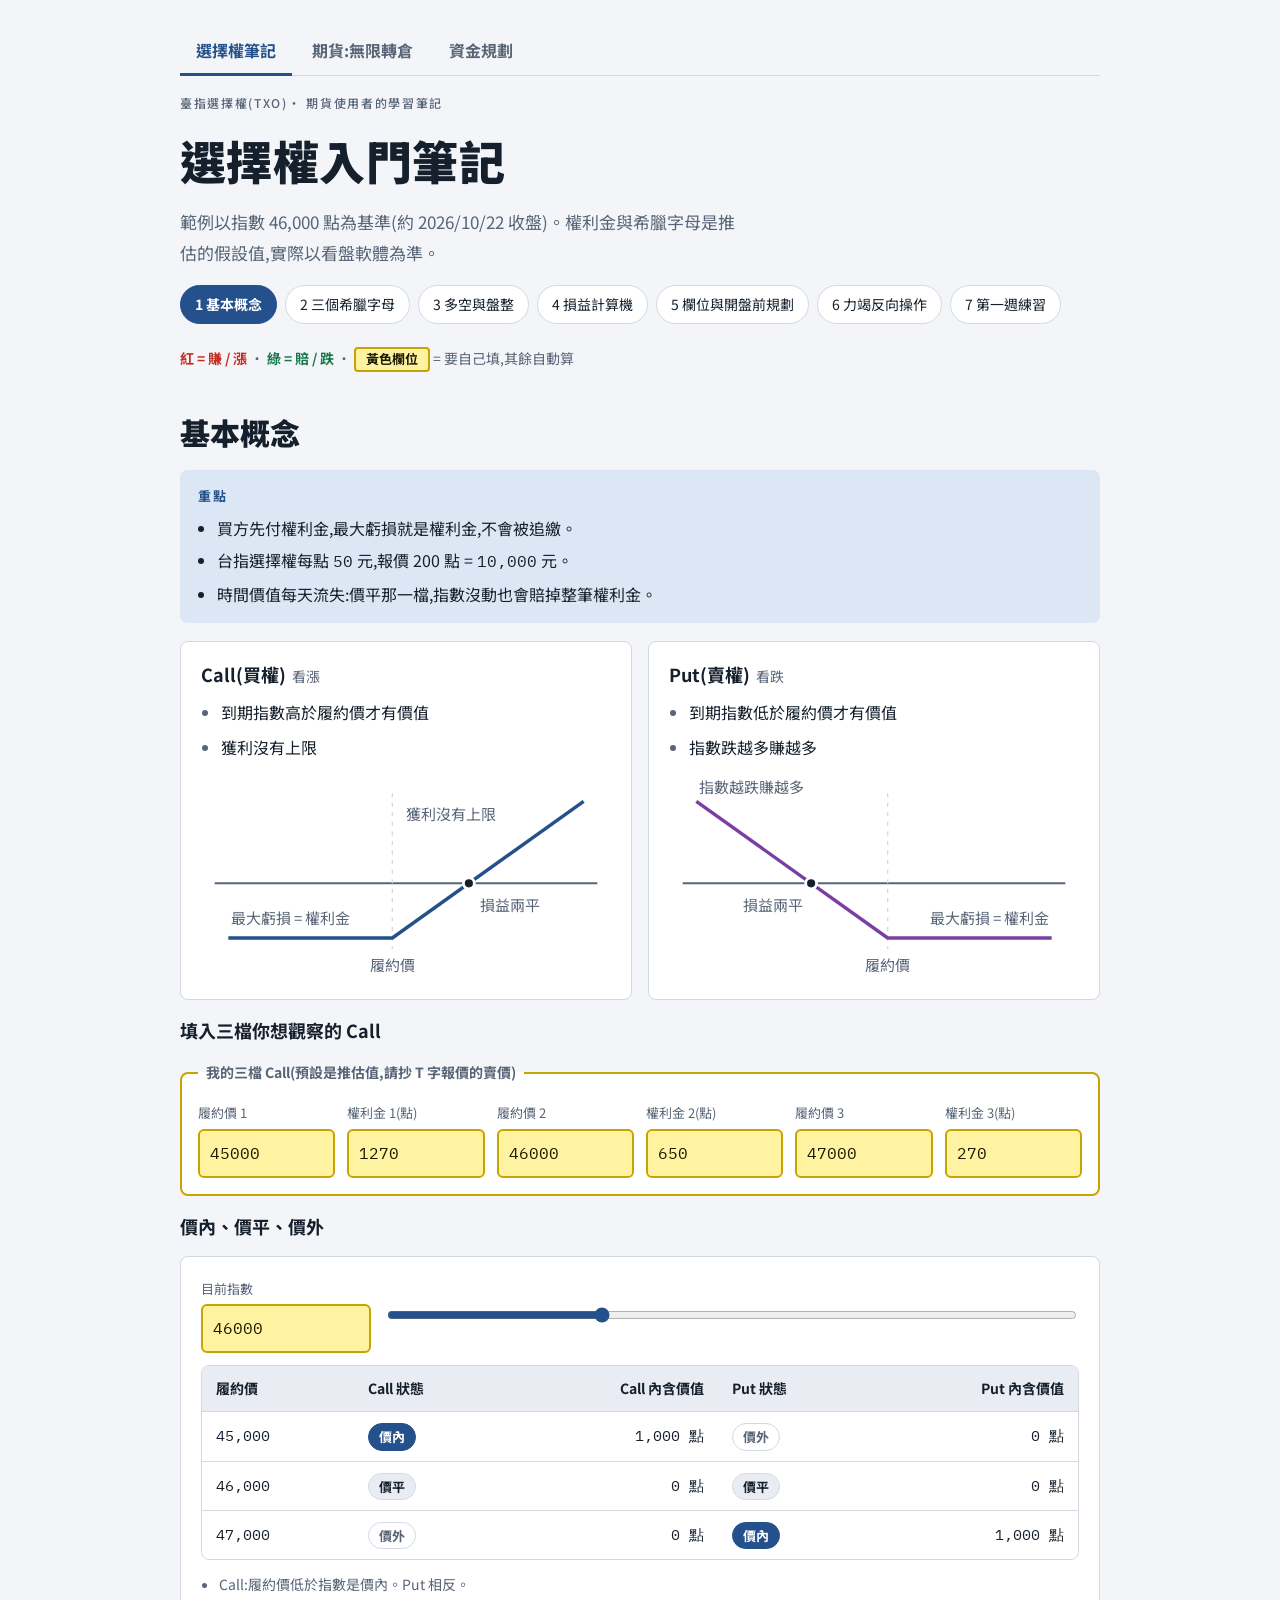
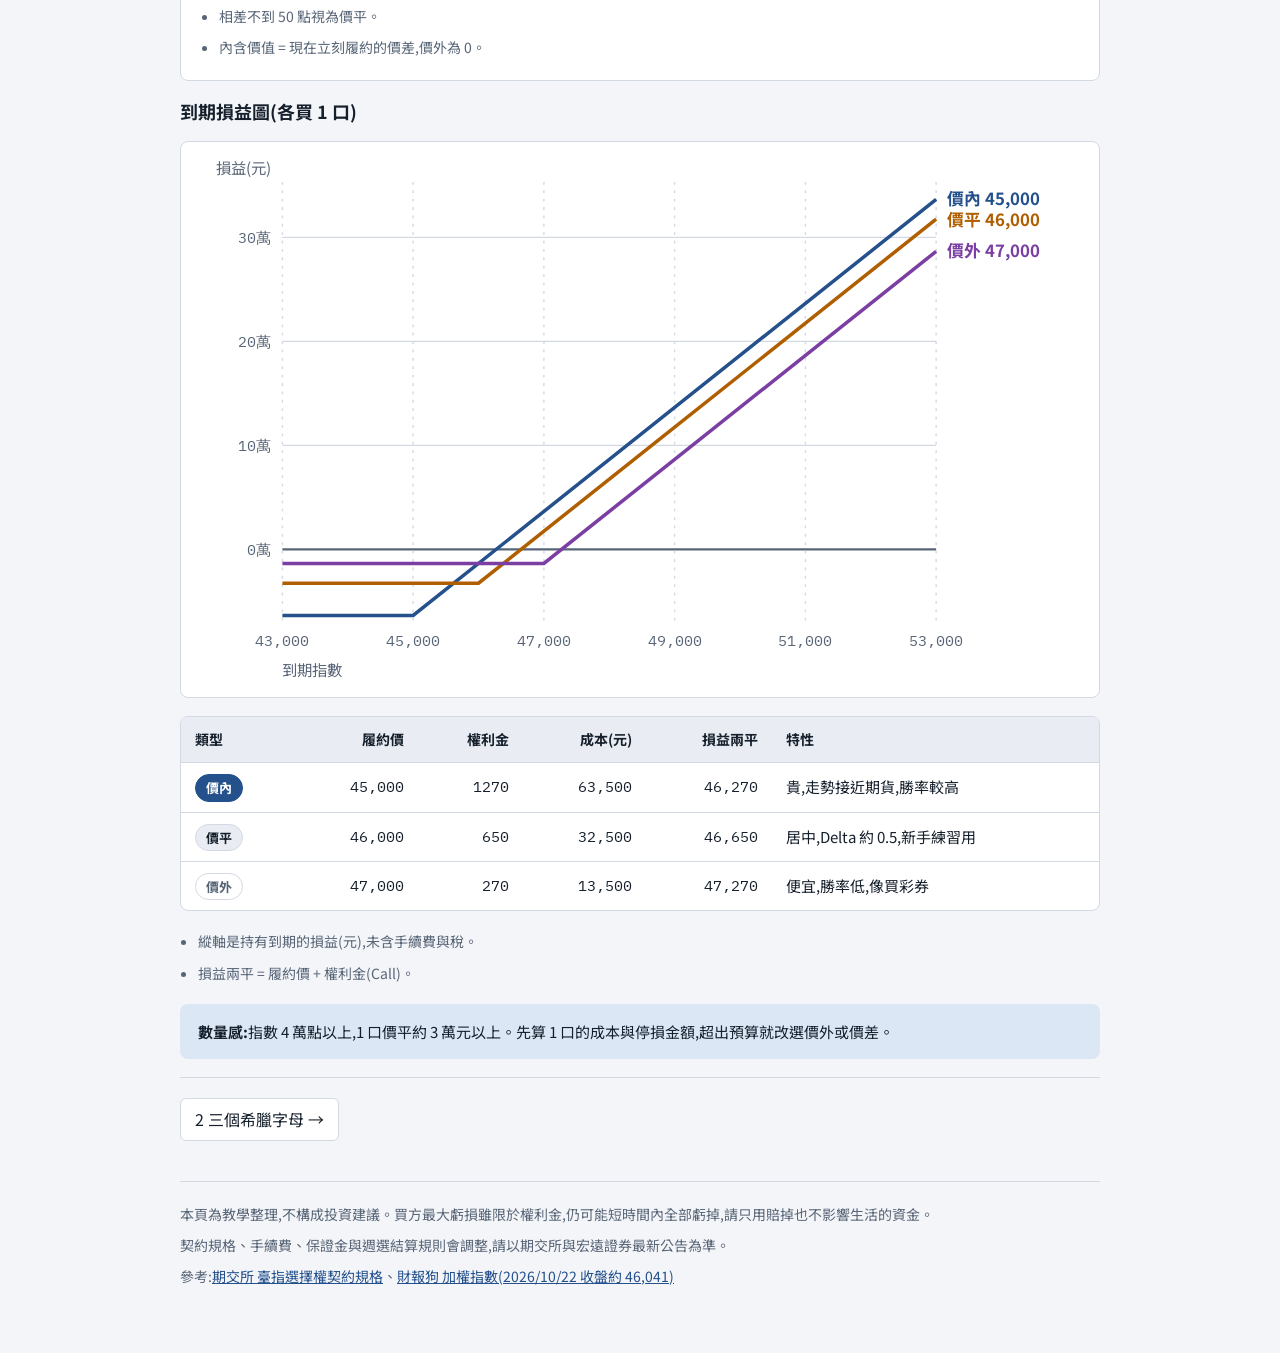
<file: public/index.html>
<!doctype html>
<html lang="zh-Hant">
<head>
<meta charset="utf-8">
<meta name="viewport" content="width=device-width, initial-scale=1, viewport-fit=cover">
<title>選擇權入門筆記</title>
<style>:root{color-scheme:light;padding-top:env(safe-area-inset-top,0px);padding-bottom:env(safe-area-inset-bottom,0px)}body{margin:0}img{max-width:100%}[hidden]{display:none!important}</style>
<link rel="stylesheet" href="https://fonts.googleapis.com/css2?family=IBM+Plex+Mono:wght@400;500;600&family=Noto+Sans+TC:wght@400;500;700;900&display=swap">
<link rel="stylesheet" href="style.css">
</head>
<body>
<div class="wrap">

<header class="top">
  <nav class="sitenav" aria-label="網站">
    <a href="index.html" aria-current="page">選擇權筆記</a>
    <a href="futures.html">期貨:無限轉倉</a>
    <a href="plan.html">資金規劃</a>
  </nav>
  <span class="eyebrow">臺指選擇權(TXO)· 期貨使用者的學習筆記</span>
  <h1>選擇權入門筆記</h1>
  <p class="lead">範例以指數 46,000 點為基準(約 2026/10/22 收盤)。權利金與希臘字母是推估的假設值,實際以看盤軟體為準。</p>
  <nav class="toc" aria-label="章節">
    <a href="#concept">1 基本概念</a>
    <a href="#greeks">2 三個希臘字母</a>
    <a href="#regime">3 多空與盤整</a>
    <a href="#calc">4 損益計算機</a>
    <a href="#plan">5 欄位與開盤前規劃</a>
    <a href="#reversal">6 力竭反向操作</a>
    <a href="#practice">7 第一週練習</a>
  </nav>
  <p class="legend"><span class="up"><b>紅 = 賺 / 漲</b></span> · <span class="down"><b>綠 = 賠 / 跌</b></span> · <span class="fillkey">黃色欄位</span> = 要自己填,其餘自動算</p>
</header>

<!-- 1 -->
<section id="concept">
  <h2>基本概念</h2>
  <div class="key"><b class="k">重點</b>
    <ul>
      <li>買方先付權利金,最大虧損就是權利金,不會被追繳。</li>
      <li>台指選擇權每點 <span class="num">50</span> 元,報價 200 點 = <span class="num">10,000</span> 元。</li>
      <li>時間價值每天流失:價平那一檔,指數沒動也會賠掉整筆權利金。</li>
    </ul>
  </div>
  <div class="grid g2">
    <div class="card"><h3>Call(買權)<small>看漲</small></h3>
      <ul class="plain"><li>到期指數高於履約價才有價值</li><li>獲利沒有上限</li></ul>
      <div class="pay"><svg viewBox="0 0 300 150" role="img" aria-label="Call 買方到期損益示意圖">
        <line class="axis0" x1="10" x2="290" y1="80" y2="80"/>
        <line class="axis" x1="140" x2="140" y1="14" y2="128" stroke-dasharray="3 4"/>
        <polyline class="l1" points="20,120 140,120 280,20"/>
        <circle class="dot" cx="196" cy="80" r="4"/>
        <text class="cap" x="204" y="100" text-anchor="start">損益兩平</text>
        <text class="cap" x="140" y="144" text-anchor="middle">履約價</text>
        <text class="cap" x="22" y="110">最大虧損 = 權利金</text>
        <text class="cap" x="150" y="34">獲利沒有上限</text>
      </svg></div></div>
    <div class="card"><h3>Put(賣權)<small>看跌</small></h3>
      <ul class="plain"><li>到期指數低於履約價才有價值</li><li>指數跌越多賺越多</li></ul>
      <div class="pay"><svg viewBox="0 0 300 150" role="img" aria-label="Put 買方到期損益示意圖">
        <line class="axis0" x1="10" x2="290" y1="80" y2="80"/>
        <line class="axis" x1="160" x2="160" y1="14" y2="128" stroke-dasharray="3 4"/>
        <polyline class="l3" points="20,20 160,120 280,120"/>
        <circle class="dot" cx="104" cy="80" r="4"/>
        <text class="cap" x="98" y="100" text-anchor="end">損益兩平</text>
        <text class="cap" x="160" y="144" text-anchor="middle">履約價</text>
        <text class="cap" x="278" y="110" text-anchor="end">最大虧損 = 權利金</text>
        <text class="cap" x="22" y="14">指數越跌賺越多</text>
      </svg></div></div>
  </div>

  <h3>填入三檔你想觀察的 Call</h3>
  <fieldset class="fillset">
    <legend>我的三檔 Call(預設是推估值,請抄 T 字報價的賣價)</legend>
    <div class="fields">
      <label for="k1">履約價 1 <input class="fill" id="k1" type="number" step="100" inputmode="numeric" value="45000"></label>
      <label for="p1">權利金 1(點) <input class="fill" id="p1" type="number" step="1" inputmode="decimal" value="1270"></label>
      <label for="k2">履約價 2 <input class="fill" id="k2" type="number" step="100" inputmode="numeric" value="46000"></label>
      <label for="p2">權利金 2(點) <input class="fill" id="p2" type="number" step="1" inputmode="decimal" value="650"></label>
      <label for="k3">履約價 3 <input class="fill" id="k3" type="number" step="100" inputmode="numeric" value="47000"></label>
      <label for="p3">權利金 3(點) <input class="fill" id="p3" type="number" step="1" inputmode="decimal" value="270"></label>
    </div>
  </fieldset>

  <h3>價內、價平、價外</h3>
  <div class="card">
    <div class="slider-row">
      <label for="idx-num" style="flex:none">目前指數
        <input class="fill" id="idx-num" type="number" step="100" inputmode="numeric" value="46000" style="width:170px"></label>
      <input type="range" id="idx" min="43000" max="53000" step="100" value="46000" aria-label="目前指數滑桿">
    </div>
    <div class="tablewrap"><table id="itm-table">
      <thead><tr><th>履約價</th><th>Call 狀態</th><th class="r">Call 內含價值</th><th>Put 狀態</th><th class="r">Put 內含價值</th></tr></thead>
      <tbody></tbody>
    </table></div>
    <ul class="plain small">
      <li>Call:履約價低於指數是價內。Put 相反。</li>
      <li>相差不到 50 點視為價平。</li>
      <li>內含價值 = 現在立刻履約的價差,價外為 0。</li>
    </ul>
  </div>

  <h3>到期損益圖(各買 1 口)</h3>
  <div class="chartwrap" id="payoff" role="img" aria-label="三檔 Call 的到期損益折線圖"></div>
  <div class="tablewrap"><table>
    <thead><tr><th>類型</th><th class="r">履約價</th><th class="r">權利金</th><th class="r">成本(元)</th><th class="r">損益兩平</th><th>特性</th></tr></thead>
    <tbody id="cost-body"></tbody>
  </table></div>
  <ul class="plain small">
    <li>縱軸是持有到期的損益(元),未含手續費與稅。</li>
    <li>損益兩平 = 履約價 + 權利金(Call)。</li>
  </ul>
  <div class="info"><b>數量感:</b>指數 4 萬點以上,1 口價平約 3 萬元以上。先算 1 口的成本與停損金額,超出預算就改選價外或價差。</div>
</section>

<!-- 2 -->
<section id="greeks">
  <h2>三個希臘字母</h2>
  <div class="key"><b class="k">重點</b>
    <ul>
      <li>買方要賺錢:方向對、動作夠快、別買在 IV 最高的時候。</li>
      <li>每個字母下面的圖,顯示權利金如何受它影響(以指數 46,000、價平 Call 為例,數字為假設)。</li>
    </ul>
  </div>
  <div class="tablewrap"><table style="min-width:560px">
    <thead><tr><th>字母</th><th>衡量什麼</th><th>買方何時受益</th><th>影響最大的位置</th></tr></thead>
    <tbody>
      <tr><td><b>Delta</b></td><td>指數動 1 點,權利金動幾點</td><td>方向看對,且指數動得夠多</td><td>價內</td></tr>
      <tr><td><b>Theta</b></td><td>每過 1 天,權利金掉幾點</td><td>對買方永遠是損耗(賣方受益)</td><td>價平、接近到期</td></tr>
      <tr><td><b>Vega</b></td><td>IV 變 1%,權利金動幾點</td><td>IV 上升時</td><td>價平、到期日遠</td></tr>
    </tbody>
  </table></div>

  <div class="grid g3">
    <div class="card">
      <h3>Delta <small>跟著指數跑</small></h3>
      <div class="mini" id="g-delta"></div>
      <p class="muted small">曲線是價平 Call 的 Delta:價外接近 0,價內接近 1,Put 是它的鏡像(負值)。</p>
      <ul class="plain">
        <li>價內 Call:接近 <span class="num">+1</span>,像期貨</li>
        <li>價平 Call:約 <span class="num">+0.5</span></li>
        <li>價外 Call:<span class="num">+0.1 ~ +0.3</span></li>
        <li>Put 是負的,<span class="num">−1 ~ 0</span></li>
      </ul>
      <p class="muted small">價平 Delta 0.5 約等於每點 25 元曝險,約 1/8 口大台。</p>
    </div>
    <div class="card">
      <h3>Theta <small>每天被收走多少</small></h3>
      <div class="mini" id="g-theta"></div>
      <p class="muted small">橫軸往右是越接近到期,曲線越陡,代表最後幾天每天掉得最多。</p>
      <ul class="plain">
        <li>買方吃虧,賣方受益</li>
        <li>價平最大</li>
        <li>越接近到期越快</li>
        <li>週選比月選快很多</li>
      </ul>
      <details><summary>看損耗數字</summary>
        <div class="tablewrap"><table style="min-width:0">
          <thead><tr><th>剩餘天數</th><th class="r">每天約流失</th></tr></thead>
          <tbody>
            <tr><td>30 天</td><td class="r num">約 15 點</td></tr>
            <tr><td>14 天</td><td class="r num">約 23 點</td></tr>
            <tr><td>7 天</td><td class="r num">約 33 點</td></tr>
            <tr><td>最後 1~2 天</td><td class="r num">約 60~90 點</td></tr>
          </tbody>
        </table></div>
        <p class="muted small">以指數 46,000、權利金約 650 點的價平選擇權為例(假設值)。</p>
      </details>
    </div>
    <div class="card">
      <h3>Vega <small>預期波動的影響</small></h3>
      <div class="mini" id="g-vega"></div>
      <p class="muted small">線的斜率就是 Vega:剩 14 天約 36 點/1%,剩 45 天約 64 點/1%。</p>
      <ul class="plain">
        <li>IV 越高,Call 和 Put 都越貴</li>
        <li>價平最大,到期日越遠越大</li>
        <li>大事件前 IV 墊高,事件後常下降</li>
        <li>急跌時 IV 升,反彈時 IV 降</li>
      </ul>
      <p class="muted small">急跌買 Put:Delta 與 Vega 同時幫你。緩漲買 Call:Vega 稍微拖累。</p>
    </div>
  </div>

  <details><summary>進階:Gamma(Delta 自己怎麼變)</summary>
    <ul class="plain">
      <li>往有利方向走,Delta 變大,賺得越來越快。</li>
      <li>反方向則 Delta 變小,賠得越來越慢。</li>
      <li>價平附近、接近到期時 Gamma 最大。</li>
    </ul>
    <div class="tablewrap"><table>
      <thead><tr><th>指數</th><th class="r">45,400</th><th class="r">45,600</th><th class="r">45,800</th><th class="r">46,000</th><th class="r">46,200</th><th class="r">46,400</th><th class="r">46,600</th></tr></thead>
      <tbody><tr><td>Delta</td><td class="r num">0.35</td><td class="r num">0.40</td><td class="r num">0.45</td><td class="r num"><b>0.50</b></td><td class="r num">0.55</td><td class="r num">0.60</td><td class="r num">0.65</td></tr></tbody>
    </table></div>
    <p class="muted small">假設價平 Call 的 Gamma 約 0.00025:Delta ≈ 0.5 + 0.00025 × 指數變動。</p>
  </details>
</section>

<!-- 3 -->
<section id="regime">
  <h2>多頭、空頭、盤整</h2>
  <div class="key"><b class="k">重點</b>
    <ul>
      <li>趨勢行情:買方靠 Delta 賺錢,但行情要夠快才蓋得過 Theta。</li>
      <li>盤整:買方最不利,新手少做或縮小部位。</li>
    </ul>
  </div>
  <div class="grid g3">
    <div class="card">
      <h3>多頭趨勢</h3>
      <svg class="trend" viewBox="0 0 120 40" aria-hidden="true"><polyline points="4,34 26,28 44,31 70,18 92,21 116,6" stroke="var(--up)"/></svg>
      <ul class="plain">
        <li><b>做法</b>:買價平或小幅價內 Call,到期日 2 週以上</li>
        <li><b>Delta</b>:主要獲利來源,越漲越賺</li>
        <li><b>Theta</b>:每天損耗,行情要夠快</li>
        <li><b>Vega</b>:上漲時 IV 常降,扣掉一部分獲利</li>
      </ul>
    </div>
    <div class="card">
      <h3>空頭急跌</h3>
      <svg class="trend" viewBox="0 0 120 40" aria-hidden="true"><polyline points="4,6 24,12 40,10 66,26 88,24 116,36" stroke="var(--down)"/></svg>
      <ul class="plain">
        <li><b>做法</b>:買 Put,賺到要適時了結</li>
        <li><b>Delta</b>:下跌直接賺</li>
        <li><b>Theta</b>:急跌賺得快,通常蓋過</li>
        <li><b>Vega</b>:IV 飆升有利;反彈後快速回落</li>
      </ul>
    </div>
    <div class="card">
      <h3>盤整區間</h3>
      <svg class="trend" viewBox="0 0 120 40" aria-hidden="true"><polyline points="4,22 22,10 40,30 60,12 80,28 100,14 116,22" stroke="var(--muted)"/></svg>
      <ul class="plain">
        <li><b>做法</b>:買方少做;賣方有利但突破時風險大</li>
        <li><b>Delta</b>:一下賺一下賠,互相抵銷</li>
        <li><b>Theta</b>:每天固定流失,最不利</li>
        <li><b>Vega</b>:IV 持續下滑會再扣一次</li>
      </ul>
    </div>
  </div>
  <div class="grid g2">
    <div class="card"><h3>有期貨部位時</h3>
      <ul class="plain"><li>趨勢明確、期貨已賺錢:買價外 Put 當保險</li><li>履約價別選太近,保費才不會太貴</li><li>盤整且 IV 偏高:保費貴,不一定划算</li></ul></div>
    <div class="card"><h3>新手的順序</h3>
      <ul class="plain"><li>先只當買方、只買 1 口、價平附近</li><li>熟悉 Theta 與 IV 後,再考慮價差</li><li>賣方放最後</li></ul></div>
  </div>
</section>

<!-- 4 -->
<section id="calc">
  <h2>損益計算機</h2>
  <div class="key"><b class="k">重點</b>
    <ul>
      <li>權利金變多少,由四項加總:Delta、Gamma、Theta、Vega。</li>
      <li>先看例子,再用黃色欄位代入你的數字。</li>
    </ul>
  </div>
  <div class="formula">新權利金 ≈ 舊權利金 + Delta × 指數變動 + ½ × Gamma × 指數變動² + Theta × 天數 + Vega × IV 變動</div>

  <h3>例 A:買價平 Call,漲 400 點</h3>
  <div class="card">
    <p class="muted small">權利金 650,Delta 0.5,Gamma 0.00025,Theta −23/天,Vega 35。經過 2 天,指數 +400,IV −2%。</p>
    <ul class="plain num" style="list-style:none;padding:0;font-size:15px">
      <li>Delta:0.5 × 400 = <span class="up">+200</span></li>
      <li>Gamma:½ × 0.00025 × 400² = <span class="up">+20</span></li>
      <li>Theta:−23 × 2 = <span class="down">−46</span></li>
      <li>Vega:35 × (−2) = <span class="down">−70</span></li>
      <li><b>合計 <span class="up">+104</span> 點 = <span class="up">+5,200</span> 元</b></li>
    </ul>
    <p class="muted small">不含 Gamma 是 +84 點。指數動越大,Gamma 越不能省。</p>
  </div>
  <details><summary>更多例子:急跌買 Put、盤整五天</summary>
    <div class="grid g2" style="margin-top:12px">
      <div class="card">
        <h3>例 B:買價平 Put,急殺 600 點</h3>
        <p class="muted small">Delta −0.5,其餘同上。1 天,指數 −600,IV +5%。</p>
        <ul class="plain num" style="list-style:none;padding:0;font-size:15px">
          <li>Delta:−0.5 × (−600) = <span class="up">+300</span></li>
          <li>Gamma:½ × 0.00025 × 600² = <span class="up">+45</span></li>
          <li>Theta:−23 × 1 = <span class="down">−23</span></li>
          <li>Vega:35 × 5 = <span class="up">+175</span></li>
          <li><b>合計 <span class="up">+497</span> 點 = <span class="up">+24,850</span> 元</b></li>
        </ul>
        <p class="muted small">急跌時 Delta 與 Vega 同向,獲利比單看指數大。</p>
      </div>
      <div class="card">
        <h3>例 C:盤整五天,指數沒動</h3>
        <ul class="plain">
          <li>Delta、Gamma、Vega 都是 0</li>
          <li>只剩 Theta:−23 × 5 = <span class="down num">−115 點 = −5,750 元</span></li>
          <li>看對區間、看錯突破,時間也會收走錢</li>
        </ul>
      </div>
    </div>
  </details>

  <h3>自己代入看看</h3>
  <div class="presets">
    <button type="button" data-preset="A">載入例 A</button>
    <button type="button" data-preset="B">載入例 B</button>
    <button type="button" data-preset="C">載入例 C</button>
  </div>
  <div class="calc">
    <div class="stack">
      <fieldset class="fillset">
        <legend>你的選擇權(從看盤軟體抄)</legend>
        <div class="fields">
          <label for="c-type">類型
            <select class="fill" id="c-type"><option value="call">Call</option><option value="put">Put</option></select></label>
          <label for="c-S">現在指數 <input class="fill" id="c-S" type="number" inputmode="decimal" value="46000"></label>
          <label for="c-K">履約價 <input class="fill" id="c-K" type="number" inputmode="decimal" value="46000"></label>
          <label for="c-prem">權利金(點) <input class="fill" id="c-prem" type="number" inputmode="decimal" value="650"></label>
          <label for="c-delta">Delta <input class="fill" id="c-delta" type="number" step="0.01" inputmode="decimal" value="0.5"></label>
          <label for="c-gamma">Gamma <input class="fill" id="c-gamma" type="number" step="0.00001" inputmode="decimal" value="0.00025"></label>
          <label for="c-theta">Theta(每天,點) <input class="fill" id="c-theta" type="number" step="0.1" inputmode="decimal" value="-23"></label>
          <label for="c-vega">Vega(每 1% IV) <input class="fill" id="c-vega" type="number" step="0.1" inputmode="decimal" value="35"></label>
          <label for="c-qty">口數 <input class="fill" id="c-qty" type="number" min="1" step="1" inputmode="numeric" value="1"></label>
        </div>
      </fieldset>
      <fieldset class="fillset">
        <legend>你想模擬的情境(自己假設)</legend>
        <div class="fields">
          <label for="s-dS">指數變動(點) <input class="fill" id="s-dS" type="number" inputmode="decimal" value="400"></label>
          <label for="s-days">經過天數 <input class="fill" id="s-days" type="number" min="0" step="1" inputmode="numeric" value="2"></label>
          <label for="s-iv">IV 變動(%) <input class="fill" id="s-iv" type="number" step="0.5" inputmode="decimal" value="-2"></label>
        </div>
      </fieldset>
    </div>
    <div class="stack">
      <div class="out" id="breakdown" aria-live="polite"></div>
      <div class="total" aria-live="polite">
        <span class="muted small" id="newprem"></span>
        <span class="big" id="pl-yuan"></span>
        <span class="muted small" id="pl-note"></span>
      </div>
    </div>
  </div>

  <h3>情境對照表(損益,元)</h3>
  <div class="tablewrap"><table id="grid-table">
    <thead><tr><th>指數變動</th><th class="r">當天</th><th class="r">3 天後</th><th class="r">7 天後</th></tr></thead>
    <tbody></tbody>
  </table></div>
  <div class="note"><b>限制:</b>這是近似算法,適合小到中等幅度的變動。天數拉長、漲跌幅很大時,實際價格會有落差。只拿來建立直覺,下單前以實際報價為準。</div>
</section>

<!-- 5 -->
<section id="plan">
  <h2>欄位與開盤前規劃</h2>
  <div class="key"><b class="k">重點</b>
    <ul>
      <li>規則(比例、口數、劇本)可以開盤前定好。</li>
      <li>價位(權利金、Delta 等)開盤後才代入。</li>
      <li>盤中只更新:現在指數、權利金,大幅波動時再抄 Delta。</li>
    </ul>
  </div>

  <h3>計算機的黃色欄位怎麼填</h3>
  <div class="tablewrap"><table style="min-width:640px">
    <thead><tr><th>欄位</th><th>會變嗎</th><th>怎麼填</th></tr></thead>
    <tbody>
      <tr><td><b>現在指數</b></td><td>隨時變</td><td>看盤軟體即時價。進場前抄一次,模擬情境改「指數變動」即可。</td></tr>
      <tr><td><b>權利金(點)</b></td><td>隨時變,最快</td><td>填預計成交價。買進看賣價(Ask),別用成交價。</td></tr>
      <tr><td><b>Delta</b></td><td>隨指數、時間、IV 變</td><td>抄該檔的 Delta。Call 正、Put 負,計算機會自動修正。指數大動或到期前一週再重抄。</td></tr>
      <tr><td><b>Gamma</b></td><td>價平、近到期變最快</td><td>有欄位就抄;沒有就用預設或填 0,影響主要在大幅波動時。</td></tr>
      <tr><td><b>Theta</b></td><td>變化慢</td><td>抄「每天」損耗。若是整週或年化要換算。正負號打錯沒關係。</td></tr>
      <tr><td><b>Vega</b></td><td>變化慢</td><td>抄「IV 每變 1%」的點數,確認單位。</td></tr>
      <tr><td><b>履約價</b></td><td>不變</td><td>事先從 T 字報價挑好。</td></tr>
      <tr><td><b>口數</b></td><td>你決定</td><td>用下面的進場計畫表算最大口數。</td></tr>
      <tr><td><b>指數變動、天數、IV 變動</b></td><td>你的假設</td><td>想像情境,例如「漲 400 點、2 天、IV −2%」。</td></tr>
    </tbody>
  </table></div>
  <div class="info"><b>快速檢查:</b>價平 Call 的 Delta 約 0.5,價平 Put 約 −0.5。價平 Delta 遠高於 0.6,多半抄到價內那一檔。</div>

  <h3>進場計畫表</h3>
  <div class="calc">
    <fieldset class="fillset">
      <legend>我的計畫(預設是範例)</legend>
      <div class="fields">
        <label for="pl-prem">預計進場權利金(點) <input class="fill" id="pl-prem" type="number" step="1" inputmode="decimal" value="650"></label>
        <label for="pl-sl">停損比例(%) <input class="fill" id="pl-sl" type="number" step="1" inputmode="decimal" value="45"></label>
        <label for="pl-tp">第一停利比例(%) <input class="fill" id="pl-tp" type="number" step="1" inputmode="decimal" value="50"></label>
        <label for="pl-risk">這筆願賠金額(元) <input class="fill" id="pl-risk" type="number" step="100" inputmode="numeric" value="16000"></label>
      </div>
    </fieldset>
    <div class="out" id="plan-out" aria-live="polite"></div>
  </div>

  <h3>開盤前可以先做的事</h3>
  <div class="card">
    <ul class="plain">
      <li>看夜盤與消息,決定今天的劇本:偏多、偏空,或觀望。</li>
      <li>挑 2 到 3 檔候選合約,先看成交量與買賣價差。</li>
      <li>用進場計畫表算好停損點、停利點、口數。</li>
      <li>設好價位提醒。向宏遠確認有沒有條件單(停損、觸價、OCO)。</li>
      <li>一律用限價單,不用市價單。</li>
      <li>開盤前 15 分鐘價差大、跳動快,新手可先觀察。</li>
    </ul>
  </div>
  <div class="grid g2">
    <div class="card"><h3>可以事先規劃</h3>
      <ul class="plain"><li>今天的劇本、候選合約</li><li>停損與停利的比例</li><li>口數的算法、價位提醒</li></ul></div>
    <div class="card"><h3>要開盤後才知道</h3>
      <ul class="plain"><li>實際權利金與 Delta、Theta、Vega</li><li>跳空後的指數位置,事先算的價位要重算</li></ul></div>
  </div>
  <div class="note"><b>時間與下單:</b>日盤約 8:45 到 13:45,夜盤約 15:00 到隔天 5:00(以期交所公告為準)。預先委託時間與條件單規則請問宏遠。條件單遇到跳空或價差大,可能滑價。</div>
</section>

<!-- 6 -->
<section id="reversal">
  <h2>力竭反向操作</h2>
  <div class="key"><b class="k">重點</b>
    <ul>
      <li>逆勢勝率通常不高,重點是每次賠得起、賺到時賺得夠。</li>
      <li>等「右側確認」再進,先用小部位。</li>
      <li>進場前先定好停損與口數。</li>
    </ul>
  </div>

  <h3>圖解:多方力竭時的進場位置</h3>
  <div class="chartwrap">
    <svg viewBox="0 0 580 210" style="min-width:480px" role="img" aria-label="多方力竭後跌破前低再進場的示意圖">
      <polyline class="l1" points="20,190 70,165 100,172 150,130 180,138 230,96 258,104 300,58 330,66 360,34 385,52 400,78 430,96 460,104 500,140 540,160"/>
      <line class="dash" x1="300" x2="560" y1="70" y2="70"/>
      <line class="dash" x1="360" x2="560" y1="24" y2="24"/>
      <text class="cap" x="558" y="64" text-anchor="end">前低(確認線)</text>
      <text class="cap" x="558" y="18" text-anchor="end">停損線:再創新高</text>
      <circle class="num-c" cx="360" cy="34" r="11"/><text class="num-t" x="360" y="39" text-anchor="middle">1</text>
      <circle class="num-c" cx="394" cy="70" r="11"/><text class="num-t" x="394" y="75" text-anchor="middle">2</text>
      <circle class="num-c" cx="540" cy="160" r="11"/><text class="num-t" x="540" y="165" text-anchor="middle">3</text>
      <text class="cap" x="20" y="206">時間 →</text>
    </svg>
  </div>
  <div class="legend-row">
    <span><b>1 力竭訊號</b>:創高但爆量長上影、背離</span>
    <span><b>2 右側確認</b>:跌破前低才進場買 Put</span>
    <span><b>3 分批停利</b>:賺 50%~100% 先落袋</span>
  </div>
  <p class="muted small">空方力竭則上下顛倒:創低出現訊號、站回前高才買 Call。進場後若指數再創新高(新低),就是訊號失敗,出場。</p>

  <h3>兩種「力竭」</h3>
  <div class="grid g2">
    <div class="card">
      <h3>動能力竭</h3>
      <ul class="plain">
        <li>K 棒實體縮小</li>
        <li>爆量卻漲(跌)不動,長上(下)影</li>
        <li>RSI 或 MACD 與價格背離</li>
        <li>與均線乖離異常大</li>
      </ul>
    </div>
    <div class="card">
      <h3>籌碼與情緒力竭</h3>
      <ul class="plain">
        <li>Put/Call 比極端</li>
        <li>台指 IV(VIX)極端</li>
        <li>三大法人期貨未平倉</li>
        <li>各履約價未平倉量分布</li>
      </ul>
      <p class="muted small">期交所可查,固定看同一個來源。</p>
    </div>
  </div>

  <h3>訊號檢查表</h3>
  <p class="muted">範例,請改成自己的標準。至少 3 項、且包含右側確認,才值得開一筆小部位。</p>
  <div class="grid g2">
    <div class="card" data-group="top">
      <h3>多方力竭:想買 Put</h3>
      <label class="check"><input type="checkbox"><span>與 20 日均線乖離拉大到歷史偏高</span></label>
      <label class="check"><input type="checkbox"><span>創高但成交量或 RSI 沒跟著創高(背離)</span></label>
      <label class="check"><input type="checkbox"><span>爆量長上影線,或創高後收黑吞噬</span></label>
      <label class="check"><input type="checkbox"><span>市場一面倒看多、IV 在低檔</span></label>
      <label class="check"><input type="checkbox" data-confirm="1"><span><b>右側確認:</b>跌破前一日低點或短期均線</span></label>
      <div class="score" data-score>已符合 <b>0</b> / 5 · 右側確認:<span class="confirm">未</span></div>
    </div>
    <div class="card" data-group="bottom">
      <h3>空方力竭:想買 Call</h3>
      <label class="check"><input type="checkbox"><span>與 20 日均線向下乖離過大</span></label>
      <label class="check"><input type="checkbox"><span>創低但量縮或 RSI 底背離</span></label>
      <label class="check"><input type="checkbox"><span>爆量長下影線,或創低後收紅吞噬</span></label>
      <label class="check"><input type="checkbox"><span>恐慌明顯:IV 急升(此時 Call 也貴)</span></label>
      <label class="check"><input type="checkbox" data-confirm="1"><span><b>右側確認:</b>站回前一日高點或短期均線</span></label>
      <div class="score" data-score>已符合 <b>0</b> / 5 · 右側確認:<span class="confirm">未</span></div>
    </div>
  </div>

  <h3>用選擇權怎麼表達</h3>
  <div class="tablewrap"><table style="min-width:640px">
    <thead><tr><th>方式</th><th>做法</th><th>好處</th><th>代價</th></tr></thead>
    <tbody>
      <tr><td><b>單買 Put / Call</b></td><td>價平或小幅價外,到期日 2 週以上</td><td>簡單,最大虧損固定</td><td>要付 Theta;抄底買 Call 常遇高 IV</td></tr>
      <tr><td><b>借方價差</b></td><td>買價平、賣更價外(同月)</td><td>成本、Theta、Vega 較低</td><td>獲利有上限</td></tr>
      <tr><td><b>貸方價差</b><br><span class="muted">進階</span></td><td>多方力竭:賣價外 Call 並買更價外 Call 保護(空方反之)</td><td>時間站在你這邊</td><td>最大虧損大於收入,要保證金。先不要用</td></tr>
      <tr><td><b>搭配期貨</b></td><td>期貨多單 + 買 Put</td><td>是保險,不是賭反轉</td><td>保費是持續成本</td></tr>
    </tbody>
  </table></div>
  <div class="info"><b>摸頭與摸底不一樣:</b>
    <ul class="plain">
      <li>頂部 IV 通常偏低,買 Put 較便宜,急跌時 IV 還會上升。</li>
      <li>底部多在恐慌後,IV 已高,買 Call 偏貴,反彈後 IV 回落還會扣分。抄底可考慮借方價差,或等右側確認。</li>
    </ul>
  </div>

  <h3>資金與出場規則(範例)</h3>
  <div class="grid g2">
    <div class="card">
      <h3>進場前先決定</h3>
      <ul class="plain">
        <li><b>單次最大虧損</b>:例如帳戶的 1%~2%</li>
        <li><b>口數</b> = 願賠金額 ÷(權利金 × 50 × 停損比例)</li>
        <li>分兩次進場,<b>不攤平</b></li>
        <li>到期日留 2 週以上</li>
      </ul>
    </div>
    <div class="card">
      <h3>出場(任一成立就動作)</h3>
      <ul class="plain">
        <li><b>價格停損</b>:權利金虧 40%~50%,或指數創新高(低)</li>
        <li><b>時間停損</b>:3 個交易日沒動靜</li>
        <li><b>停利</b>:賺 50%~100%。1 口就整口出場,2 口以上可先賣一半</li>
        <li>連續停損 3 次,暫停一週</li>
      </ul>
    </div>
  </div>
  <details><summary>看試算範例</summary>
    <div class="stack" style="margin-top:12px">
      <p>指數 46,000 連漲後爆量長黑並跌破前日低點(3 項訊號含右側確認)。買 1 口剩約 3 週的價平 Put,權利金 <span class="num">700</span> 點,成本 <span class="num">35,000</span> 元。</p>
      <ul class="plain num" style="font-size:15px">
        <li>停損 45%:剩 385 點出場,每口虧 <span class="down">−15,750</span> 元</li>
        <li>願賠 16,000 元 ÷ 15,750 ≈ 1 口</li>
        <li>停利 1,050 點(+50%):每口賺 <span class="up">+17,500</span> 元</li>
      </ul>
      <p class="muted small">如果 15,750 元超過你的願賠金額,代表價平 Put 對資金太大,應改選更便宜的價外或價差,而不是加大停損。</p>
    </div>
  </details>

  <h3>常見的坑</h3>
  <ul class="plain">
    <li><b>強趨勢不逆勢</b>:沒有右側確認,最容易連續停損。</li>
    <li><b>單一訊號不夠</b>:只代表機率變了,不代表今天轉折。</li>
    <li><b>事件前 IV 貴</b>:事件後 IV 下降,方向對也賺很少。</li>
    <li><b>週選最後兩天</b>:Gamma 大、跳動劇烈,新手避開。</li>
    <li><b>別自己打架</b>:期貨與反向選擇權並存時,先確認是避險還是加碼賭反轉。</li>
    <li><b>流動性差</b>:太價外的履約價價差大,進出先賠一段。</li>
  </ul>
</section>

<!-- 7 -->
<section id="practice">
  <h2>第一週練習清單</h2>
  <div class="card">
    <label class="check"><input type="checkbox"><span>向宏遠確認:選擇權手續費、下單軟體、有沒有模擬帳號</span></label>
    <label class="check"><input type="checkbox"><span>打開 T 字報價,找出價內、價平、價外的 Call 與 Put,記下權利金</span></label>
    <label class="check"><input type="checkbox"><span>叫出 Delta、Theta、Vega 欄位,記下價平那一檔的數字</span></label>
    <label class="check"><input type="checkbox"><span>盤中觀察三種履約價各動多少,對照 Delta</span></label>
    <label class="check"><input type="checkbox"><span>連續幾天看同一檔,記錄指數沒動時每天掉多少(Theta)</span></label>
    <label class="check"><input type="checkbox"><span>大事件或急跌時,記錄 IV 前後的變化(Vega)</span></label>
    <label class="check"><input type="checkbox"><span>用模擬單做 3 次進出,寫下進場理由、停損、結果</span></label>
    <label class="check"><input type="checkbox"><span>決定實單的最大虧損金額與口數上限(先 1 口)</span></label>
  </div>
  <p class="muted small">勾選只保留在目前頁面,重新整理後會清空。</p>
</section>

<footer>
  <span>本頁為教學整理,不構成投資建議。買方最大虧損雖限於權利金,仍可能短時間內全部虧掉,請只用賠掉也不影響生活的資金。</span>
  <span>契約規格、手續費、保證金與週選結算規則會調整,請以期交所與宏遠證券最新公告為準。</span>
  <span>參考:<a href="https://www.taifex.com.tw/cht/2/tXO" target="_blank" rel="noopener">期交所 臺指選擇權契約規格</a>、<a href="https://statementdog.com/taiex" target="_blank" rel="noopener">財報狗 加權指數(2026/10/22 收盤約 46,041)</a></span>
</footer>

</div>


<script>
(function(){
  var fmt = function(n){ return Math.round(n).toLocaleString('en-US'); };
  var sgn = function(n){ var r = Math.round(n*10)/10; return (r>0?'+':(r<0?'−':'')) + Math.abs(r).toLocaleString('en-US'); };
  var cls = function(n){ return n>0 ? 'up' : (n<0 ? 'down' : ''); };

  /* ---------- 1. 價內價外與損益圖 ---------- */
  var g = function(id){return document.getElementById(id);};
  function nv(id,def){ var v=parseFloat(g(id).value); return isNaN(v)?def:v; }
  var idx = g('idx'), idxNum = g('idx-num');
  function status(type, S, K){
    if(Math.abs(S-K)<50) return ['價平','atm'];
    if(type==='call') return S>K ? ['價內','itm'] : ['價外','otm'];
    return S<K ? ['價內','itm'] : ['價外','otm'];
  }
  function legs(){ return [1,2,3].map(function(i){ return {K:nv('k'+i,0), P:Math.max(0,nv('p'+i,0)), c:i}; }).filter(function(o){return o.K>0;}); }
  function curS(){ return nv('idx-num', +idx.value); }
  function renderItm(){
    var S=curS();
    var rows = legs().map(function(o){
      var c = status('call',S,o.K), p = status('put',S,o.K);
      var ci = Math.max(S-o.K,0), pi = Math.max(o.K-S,0);
      return '<tr><td class="num">'+fmt(o.K)+'</td>'+
        '<td><span class="pill '+c[1]+'">'+c[0]+'</span></td><td class="r num">'+fmt(ci)+' 點</td>'+
        '<td><span class="pill '+p[1]+'">'+p[0]+'</span></td><td class="r num">'+fmt(pi)+' 點</td></tr>';
    }).join('');
    g('itm-table').querySelector('tbody').innerHTML = rows;
  }
  function renderCost(){
    var S=curS();
    var trait={itm:'貴,走勢接近期貨,勝率較高',atm:'居中,Delta 約 0.5,新手練習用',otm:'便宜,勝率低,像買彩券'};
    g('cost-body').innerHTML = legs().map(function(o){
      var st=status('call',S,o.K);
      return '<tr><td><span class="pill '+st[1]+'">'+st[0]+'</span></td><td class="r num">'+fmt(o.K)+'</td><td class="r num">'+(Math.round(o.P*10)/10)+'</td><td class="r num">'+fmt(o.P*50)+'</td><td class="r num">'+fmt(o.K+o.P)+'</td><td>'+trait[st[1]]+'</td></tr>';
    }).join('');
  }
  function renderPayoff(){
    var L=legs(), S=curS();
    if(!L.length){ g('payoff').innerHTML='<p class="muted">請先填入履約價。</p>'; return; }
    var W=640,H=380,ml=64,mr=108,mt=20,mb=44;
    var Ks=L.map(function(o){return o.K;});
    var xmin=Math.min(43000,Math.floor((Math.min.apply(null,Ks)-1000)/1000)*1000);
    var xmax=Math.max(53000,Math.ceil((Math.max.apply(null,Ks)+1000)/1000)*1000);
    var f=function(o,x){return (Math.max(x-o.K,0)-o.P)*50;};
    var lo=0,hi=0;
    L.forEach(function(o){ lo=Math.min(lo,f(o,xmin),f(o,xmax)); hi=Math.max(hi,f(o,xmin),f(o,xmax)); });
    var ymax=hi*1.05, ymin=lo*1.12;
    if(ymax<=0) ymax=10000;
    ymin=Math.min(ymin,-ymax*0.05);
    var raw=(ymax-ymin)/5, steps=[5000,10000,20000,50000,100000,200000,500000], step=steps[steps.length-1];
    for(var i=0;i<steps.length;i++){ if(steps[i]>=raw){ step=steps[i]; break; } }
    var xs=function(x){return ml+(x-xmin)/(xmax-xmin)*(W-ml-mr);};
    var ys=function(y){return mt+(ymax-y)/(ymax-ymin)*(H-mt-mb);};
    var s='<svg viewBox="0 0 '+W+' '+H+'" aria-hidden="true">';
    for(var y=Math.ceil(ymin/step)*step; y<=ymax; y+=step){
      s+='<line class="'+(y===0?'axis0':'axis')+'" x1="'+ml+'" x2="'+(W-mr)+'" y1="'+ys(y)+'" y2="'+ys(y)+'"/>';
      s+='<text class="tick" x="'+(ml-8)+'" y="'+(ys(y)+4)+'" text-anchor="end">'+(Math.round(y/1000)/10)+'萬</text>';
    }
    var xstep=(xmax-xmin)>8000?2000:1000;
    for(var x=xmin;x<=xmax;x+=xstep){
      s+='<line class="axis" x1="'+xs(x)+'" x2="'+xs(x)+'" y1="'+mt+'" y2="'+(H-mb)+'" stroke-dasharray="2 4"/>';
      s+='<text class="tick" x="'+xs(x)+'" y="'+(H-mb+16)+'" text-anchor="middle">'+fmt(x)+'</text>';
    }
    s+='<text class="cap" x="'+ml+'" y="'+(H-6)+'">到期指數</text>';
    s+='<text class="cap" x="'+(ml-8)+'" y="'+(mt-6)+'" text-anchor="end">損益(元)</text>';
    var labs=[];
    L.forEach(function(o){
      var pts=xs(xmin)+','+ys(f(o,xmin));
      if(o.K>xmin && o.K<xmax) pts+=' '+xs(o.K)+','+ys(-o.P*50);
      pts+=' '+xs(xmax)+','+ys(f(o,xmax));
      s+='<polyline class="l'+o.c+'" points="'+pts+'"/>';
      labs.push({c:o.c,py:ys(f(o,xmax)),name:status('call',S,o.K)[0]+' '+fmt(o.K)});
    });
    labs.sort(function(a,b){return a.py-b.py;});
    for(var j=1;j<labs.length;j++){ if(labs[j].py-labs[j-1].py<15) labs[j].py=labs[j-1].py+15; }
    labs.forEach(function(l){ s+='<text class="lbl t'+l.c+'" x="'+(xs(xmax)+8)+'" y="'+(l.py+4)+'">'+l.name+'</text>'; });
    s+='</svg>';
    g('payoff').innerHTML=s;
  }
  function renderAll(){ renderItm(); renderCost(); renderPayoff(); }
  idx.addEventListener('input',function(){ idxNum.value=idx.value; renderAll(); });
  idxNum.addEventListener('input',function(){ var v=parseFloat(idxNum.value); if(!isNaN(v)) idx.value=v; renderAll(); });
  [1,2,3].forEach(function(i){ g('k'+i).addEventListener('input',renderAll); g('p'+i).addEventListener('input',renderAll); });
  renderAll();

  /* ---------- 4. 損益計算機 ---------- */
  var $ = function(id){return document.getElementById(id);};
  function val(id){ var v = parseFloat($(id).value); return isNaN(v) ? 0 : v; }
  function estimate(p, dS, days, dIV){
    var theta = -Math.abs(p.theta);
    var parts = {
      delta: p.delta*dS,
      gamma: 0.5*p.gamma*dS*dS,
      theta: theta*days,
      vega: p.vega*dIV
    };
    var raw = parts.delta+parts.gamma+parts.theta+parts.vega;
    var newPrem = Math.max(p.prem+raw, 0);
    return {parts:parts, raw:raw, newPrem:newPrem, pl:newPrem-p.prem, floored:(p.prem+raw)<0};
  }
  function readP(){
    var type=$('c-type').value, d=val('c-delta');
    d = type==='put' ? -Math.abs(d) : Math.abs(d);
    return {type:type,S:val('c-S'),K:val('c-K'),prem:val('c-prem'),delta:d,gamma:Math.abs(val('c-gamma')),theta:val('c-theta'),vega:val('c-vega'),qty:Math.max(1,Math.round(val('c-qty'))||1)};
  }
  function renderCalc(){
    var p=readP(), dS=val('s-dS'), days=Math.max(0,val('s-days')), dIV=val('s-iv');
    var r=estimate(p,dS,days,dIV);
    var items=[['Delta 項',r.parts.delta],['Gamma 項',r.parts.gamma],['Theta 項',r.parts.theta],['Vega 項',r.parts.vega]];
    var maxA=Math.max(1,Math.abs(r.parts.delta),Math.abs(r.parts.gamma),Math.abs(r.parts.theta),Math.abs(r.parts.vega));
    var html=items.map(function(it){
      var w=Math.min(50,Math.abs(it[1])/maxA*50);
      var pos=it[1]>=0;
      var style=pos?('left:50%;width:'+w+'%;background:var(--up)'):('right:50%;width:'+w+'%;background:var(--down)');
      return '<div class="row"><span>'+it[0]+'</span><span class="num '+cls(it[1])+'">'+sgn(it[1])+' 點</span><span class="bar"><i style="'+style+'"></i></span></div>';
    }).join('');
    $('breakdown').innerHTML=html;
    var yuan=r.pl*50*p.qty;
    $('newprem').textContent='估算權利金 '+fmt(p.prem)+' → '+(Math.round(r.newPrem*10)/10)+' 點('+sgn(r.pl)+' 點 × 50 元 × '+p.qty+' 口)';
    var el=$('pl-yuan'); el.textContent=sgn(yuan)+' 元'; el.className='big '+cls(yuan);
    var note='';
    if(r.floored) note='估算結果低於 0,權利金最低只會是 0,損失以成本為上限。';
    else if(Math.abs(dS)>1000) note='指數變動很大,近似誤差會變高,僅供參考。';
    $('pl-note').textContent=note;
    // grid
    var dsList=[-600,-400,-200,0,200,400,600], dayList=[0,3,7];
    var rows=dsList.map(function(d){
      var tds=dayList.map(function(dd){
        var e=estimate(p,d,dd,dIV); var y=e.pl*50*p.qty;
        return '<td class="r num '+cls(y)+'">'+sgn(y)+'</td>';
      }).join('');
      return '<tr><td class="num">'+(d>0?'+':(d<0?'−':''))+Math.abs(d)+' 點</td>'+tds+'</tr>';
    }).join('');
    document.querySelector('#grid-table tbody').innerHTML=rows;
  }
  ['c-type','c-S','c-K','c-prem','c-delta','c-gamma','c-theta','c-vega','c-qty','s-dS','s-days','s-iv'].forEach(function(id){
    $(id).addEventListener('input',renderCalc);
    $(id).addEventListener('change',renderCalc);
  });
  var presets={
    A:{type:'call',delta:0.5,dS:400,days:2,iv:-2},
    B:{type:'put',delta:0.5,dS:-600,days:1,iv:5},
    C:{type:'call',delta:0.5,dS:0,days:5,iv:0}
  };
  document.querySelectorAll('[data-preset]').forEach(function(b){
    b.addEventListener('click',function(){
      var o=presets[b.getAttribute('data-preset')];
      $('c-type').value=o.type; $('c-delta').value=o.delta;
      $('c-S').value=46000; $('c-K').value=46000; $('c-prem').value=650;
      $('c-gamma').value=0.00025; $('c-theta').value=-23; $('c-vega').value=35; $('c-qty').value=1;
      $('s-dS').value=o.dS; $('s-days').value=o.days; $('s-iv').value=o.iv;
      renderCalc();
    });
  });
  renderCalc();

  /* ---------- 進場計畫表 ---------- */
  function renderPlan(){
    var prem=val('pl-prem'), sl=val('pl-sl')/100, tp=val('pl-tp')/100, risk=val('pl-risk');
    var cost=prem*50;
    var slPrem=prem*(1-sl), lossPer=(prem-slPrem)*50;
    var tpPrem=prem*(1+tp), gainPer=(tpPrem-prem)*50;
    var lots=lossPer>0?Math.floor(risk/lossPer):0;
    var rr=lossPer>0?gainPer/lossPer:0;
    var rows=[
      ['每口成本',fmt(cost)+' 元',''],
      ['停損權利金',(Math.round(slPrem*10)/10)+' 點','down'],
      ['每口停損虧損','−'+fmt(lossPer)+' 元','down'],
      ['第一停利權利金',(Math.round(tpPrem*10)/10)+' 點','up'],
      ['每口停利獲利','+'+fmt(gainPer)+' 元','up'],
      ['報酬風險比',(Math.round(rr*100)/100)+' : 1',''],
      ['依願賠金額,最多可買',lots+' 口','']
    ];
    var html=rows.map(function(r){
      return '<div class="row" style="grid-template-columns:150px minmax(0,1fr)"><span>'+r[0]+'</span><span class="num '+r[2]+'"><b>'+r[1]+'</b></span></div>';
    }).join('');
    if(lossPer>0 && lots<1) html+='<div class="note"><b>注意:</b>願賠金額不到 1 口的停損虧損。請改選較便宜的價外或價差合約,或調高願賠金額前先想清楚能不能承受。</div>';
    $('plan-out').innerHTML=html;
  }
  ['pl-prem','pl-sl','pl-tp','pl-risk'].forEach(function(id){ $(id).addEventListener('input',renderPlan); });
  renderPlan();

  /* ---------- 檢查表計分 ---------- */
  document.querySelectorAll('[data-group]').forEach(function(card){
    var boxes=card.querySelectorAll('input[type=checkbox]');
    var score=card.querySelector('[data-score]');
    function upd(){
      var n=0, conf=false;
      boxes.forEach(function(b){ if(b.checked){ n++; if(b.hasAttribute('data-confirm')) conf=true; } });
      score.querySelector('b').textContent=n;
      score.querySelector('.confirm').textContent=conf?'已確認':'未';
    }
    boxes.forEach(function(b){ b.addEventListener('change',upd); });
    upd();
  });
})();

/* ---------- 希臘字母小圖 ---------- */
(function(){
  function Phi(x){ var t=1/(1+0.2316419*Math.abs(x)); var d=0.3989423*Math.exp(-x*x/2); var p=d*t*(0.3193815+t*(-0.3565638+t*(1.781478+t*(-1.821256+t*1.330274)))); return x>0?1-p:p; }
  function mini(id,o){
    var el=document.getElementById(id); if(!el) return;
    var W=300,H=230,ml=44,mr=14,mt=22,mb=44;
    var xs=function(x){return ml+(x-o.x0)/(o.x1-o.x0)*(W-ml-mr);};
    var ys=function(y){return mt+(o.y1-y)/(o.y1-o.y0)*(H-mt-mb);};
    var s='<svg viewBox="0 0 '+W+' '+H+'" role="img" aria-label="'+o.aria+'">';
    o.yt.forEach(function(t){ s+='<line class="axis" x1="'+ml+'" x2="'+(W-mr)+'" y1="'+ys(t[0])+'" y2="'+ys(t[0])+'"/><text class="tick" x="'+(ml-6)+'" y="'+(ys(t[0])+4)+'" text-anchor="end">'+t[1]+'</text>'; });
    o.xt.forEach(function(t){ s+='<text class="tick" x="'+xs(t[0])+'" y="'+(H-mb+16)+'" text-anchor="middle">'+t[1]+'</text>'; });
    s+='<text class="cap" x="'+(ml+(W-ml-mr)/2)+'" y="'+(H-6)+'" text-anchor="middle">'+o.xl+'</text>';
    s+='<text class="cap" x="4" y="'+(mt-8)+'">'+o.yl+'</text>';
    o.series.forEach(function(se){ s+='<polyline class="'+se.cls+'" points="'+se.pts.map(function(p){return xs(p[0]).toFixed(1)+','+ys(p[1]).toFixed(1);}).join(' ')+'"/>'; });
    (o.texts||[]).forEach(function(t){ s+='<text class="lbl2" x="'+(xs(t.x)+(t.dx||0))+'" y="'+(ys(t.y)+(t.dy||0))+'" text-anchor="'+(t.a||'middle')+'">'+t.t+'</text>'; });
    (o.marks||[]).forEach(function(m){ s+='<circle class="dot" cx="'+xs(m.x)+'" cy="'+ys(m.y)+'" r="4.5"/><text class="lbl2" x="'+(xs(m.x)+(m.dx||0))+'" y="'+(ys(m.y)+(m.dy||-10))+'" text-anchor="'+(m.a||'middle')+'">'+m.t+'</text>'; });
    el.innerHTML=s+'</svg>';
  }
  var S0=46000, sig=0.18, K=46000, sd=sig*Math.sqrt(14/365)*S0;
  var dp=[]; for(var x=44400;x<=47600;x+=100){ dp.push([x,Phi((x-K)/sd)]); }
  mini('g-delta',{aria:'價平 Call 的 Delta 隨指數變化的曲線',x0:44400,x1:47600,y0:0,y1:1,
    yt:[[0,'0'],[0.5,'0.5'],[1,'1']],xt:[[45000,'45,000'],[46000,'46,000'],[47000,'47,000']],
    xl:'指數(履約價 46,000)',yl:'Delta',series:[{cls:'l1',pts:dp}],
    marks:[{x:45000,y:Phi(-1000/sd),t:'價外 0.27',dy:22},{x:46000,y:0.5,t:'價平 0.50',dx:10,dy:20,a:'start'},{x:47000,y:Phi(1000/sd),t:'價內 0.73',dx:-8,dy:-10,a:'end'}]});
  var P=function(d,s){ return 0.3989423*S0*s*Math.sqrt(d/365); };
  var tp=[]; for(var d=30;d>=0.25;d-=0.25){ tp.push([d,P(d,sig)]); }
  mini('g-theta',{aria:'價平選擇權的權利金隨剩餘天數下降的曲線',x0:30,x1:0,y0:0,y1:1000,
    yt:[[0,'0'],[500,'500'],[1000,'1000']],xt:[[30,'30'],[20,'20'],[10,'10'],[0,'0']],
    xl:'剩餘天數(往右越接近到期)',yl:'權利金(點)',series:[{cls:'l2',pts:tp}],
    marks:[{x:30,y:P(30,sig),t:'約 950',dx:10,dy:-10,a:'start'},{x:14,y:P(14,sig),t:'約 650',dx:10,dy:-10,a:'start'},{x:7,y:P(7,sig),t:'約 460',dx:8,dy:-12,a:'start'},{x:2,y:P(2,sig),t:'約 245',dx:2,dy:24,a:'end'}]});
  var v14=[],v45=[]; for(var iv=10;iv<=30;iv+=1){ v14.push([iv,P(14,iv/100)]); v45.push([iv,P(45,iv/100)]); }
  mini('g-vega',{aria:'價平選擇權的權利金隨隱含波動率上升的直線',x0:10,x1:30,y0:0,y1:2000,
    yt:[[0,'0'],[1000,'1000'],[2000,'2000']],xt:[[10,'10%'],[15,'15%'],[20,'20%'],[25,'25%'],[30,'30%']],
    xl:'隱含波動率 IV',yl:'權利金(點)',series:[{cls:'l1',pts:v14},{cls:'l3',pts:v45}],
    texts:[{x:30,y:P(14,0.30),t:'剩 14 天',a:'end',dy:-10},{x:30,y:P(45,0.30),t:'剩 45 天',a:'end',dy:-10}],
    marks:[{x:18,y:P(14,0.18),t:'約 650',dx:-6,dy:22,a:'start'}]});
})();

/* ---------- 分頁 ---------- */
(function(){
  var tabs=[].slice.call(document.querySelectorAll('nav.toc a'));
  var ids=tabs.map(function(a){return a.getAttribute('href').slice(1);});
  var secs=ids.map(function(id){return document.getElementById(id);});
  var nav=document.querySelector('nav.toc');
  function show(id,scroll){
    var i=ids.indexOf(id); if(i<0) i=0;
    secs.forEach(function(s,k){ s.hidden = (k!==i); });
    tabs.forEach(function(a,k){ if(k===i){ a.setAttribute('aria-current','page'); a.scrollIntoView({block:'nearest',inline:'center'}); } else { a.removeAttribute('aria-current'); } });
    try{ history.replaceState(null,'','#'+ids[i]); }catch(e){}
    if(scroll){ nav.scrollIntoView({block:'start'}); }
  }
  tabs.forEach(function(a){
    a.addEventListener('click',function(ev){ ev.preventDefault(); show(a.getAttribute('href').slice(1),true); });
  });
  secs.forEach(function(s,k){
    var d=document.createElement('div'); d.className='pager';
    var prev=document.createElement('button'); prev.type='button';
    var next=document.createElement('button'); next.type='button';
    if(k>0){ prev.textContent='← '+tabs[k-1].textContent; prev.addEventListener('click',function(){ show(ids[k-1],true); }); } else { prev.hidden=true; }
    if(k<secs.length-1){ next.textContent=tabs[k+1].textContent+' →'; next.addEventListener('click',function(){ show(ids[k+1],true); }); } else { next.hidden=true; }
    d.appendChild(prev); d.appendChild(next); s.appendChild(d);
  });
  window.addEventListener('hashchange',function(){ show(location.hash.slice(1),false); });
  show(location.hash.slice(1),false);
})();
</script>
</body>
</html>
</file>
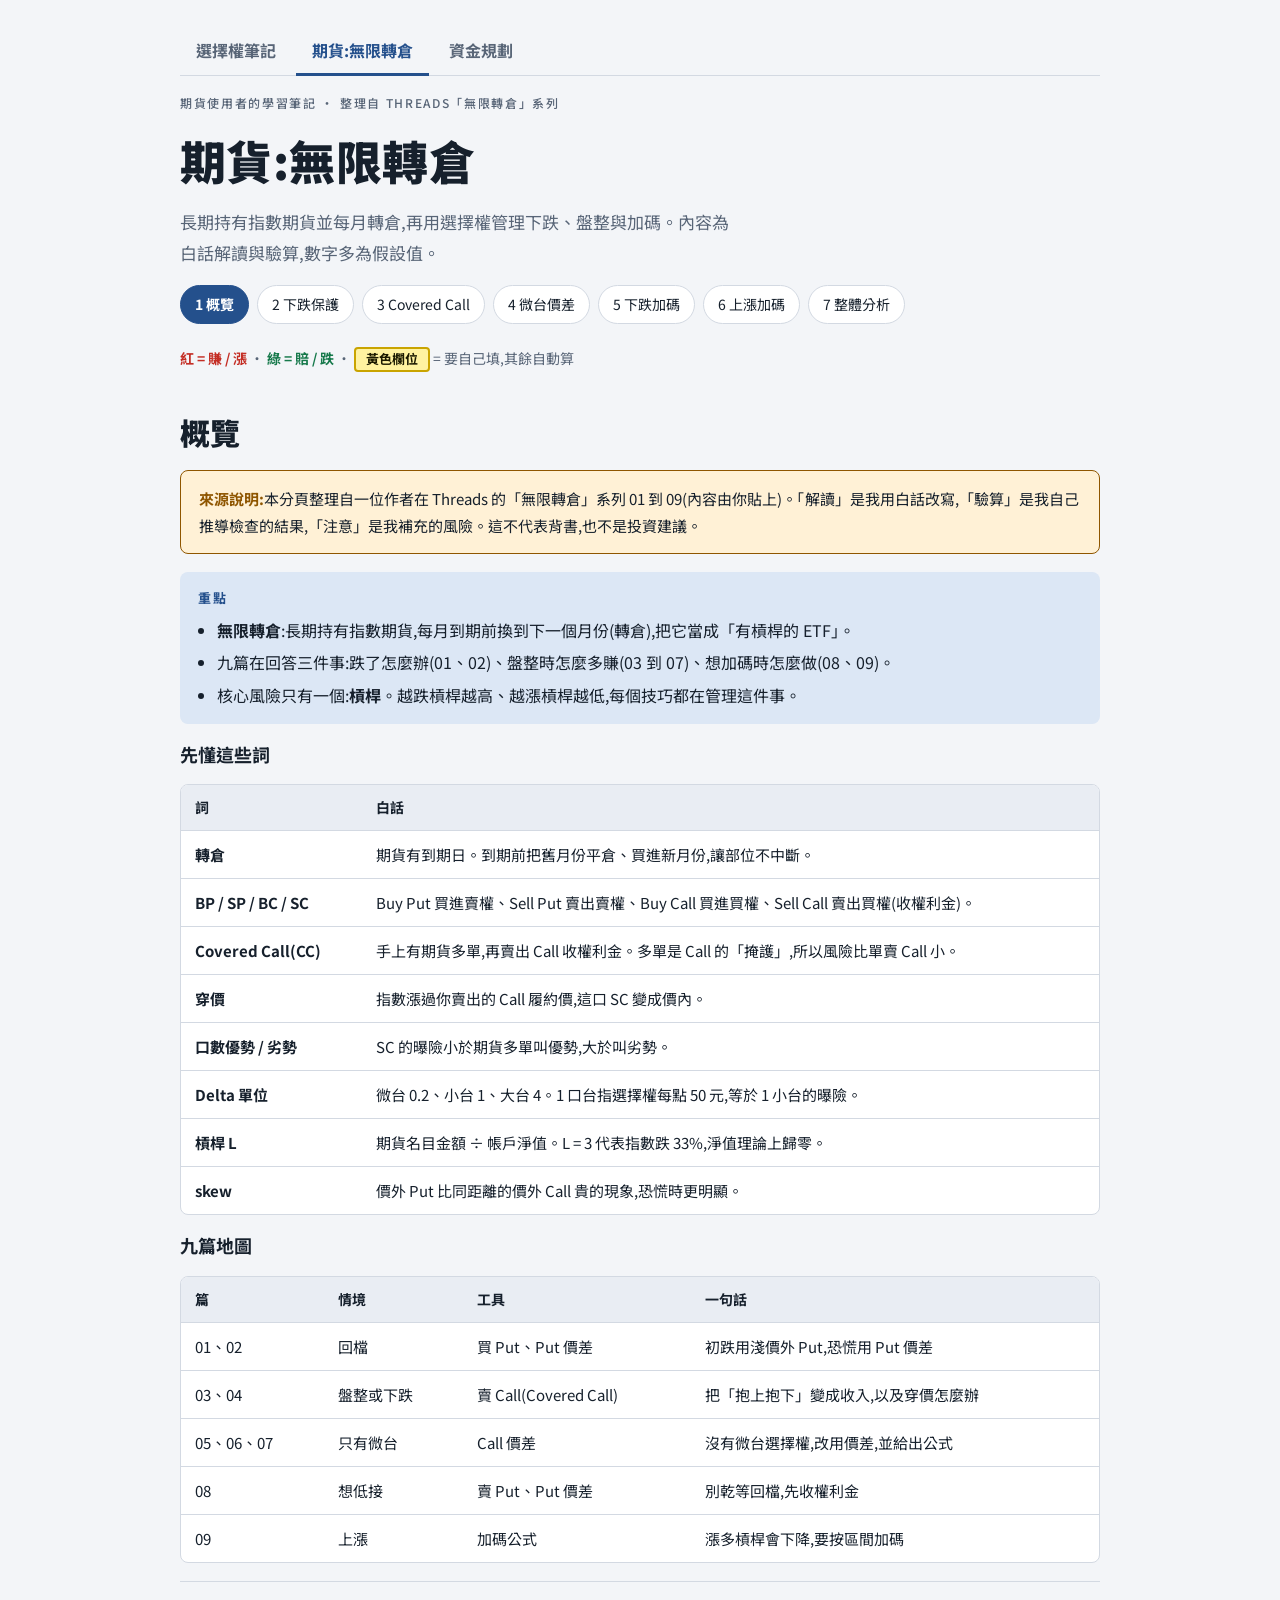
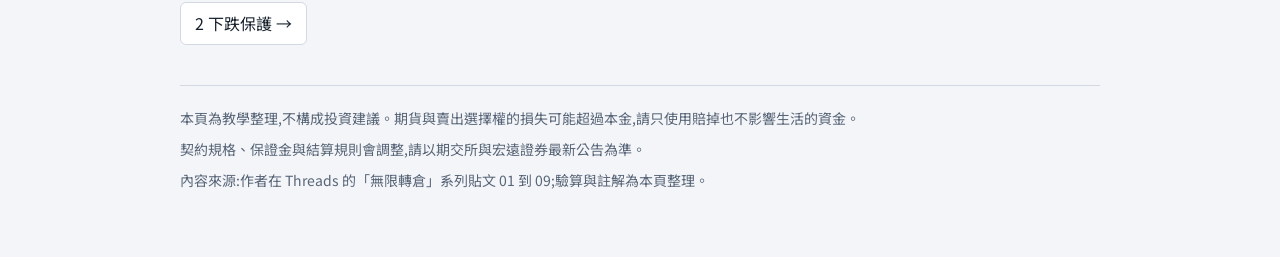
<file: public/futures.html>
<!doctype html>
<html lang="zh-Hant">
<head>
<meta charset="utf-8">
<meta name="viewport" content="width=device-width, initial-scale=1, viewport-fit=cover">
<title>期貨無限轉倉筆記</title>
<style>:root{color-scheme:light;padding-top:env(safe-area-inset-top,0px);padding-bottom:env(safe-area-inset-bottom,0px)}body{margin:0}img{max-width:100%}[hidden]{display:none!important}</style>
<link rel="stylesheet" href="https://fonts.googleapis.com/css2?family=IBM+Plex+Mono:wght@400;500;600&family=Noto+Sans+TC:wght@400;500;700;900&display=swap">
<link rel="stylesheet" href="style.css">
</head>
<body>
<div class="wrap">

<header class="top">
  <nav class="sitenav" aria-label="網站">
    <a href="index.html">選擇權筆記</a>
    <a href="futures.html" aria-current="page">期貨:無限轉倉</a>
    <a href="plan.html">資金規劃</a>
  </nav>
  <span class="eyebrow">期貨使用者的學習筆記 · 整理自 Threads「無限轉倉」系列</span>
  <h1>期貨:無限轉倉</h1>
  <p class="lead">長期持有指數期貨並每月轉倉,再用選擇權管理下跌、盤整與加碼。內容為白話解讀與驗算,數字多為假設值。</p>
  <nav class="toc" aria-label="章節">
    <a href="#overview">1 概覽</a>
    <a href="#down">2 下跌保護</a>
    <a href="#cc">3 Covered Call</a>
    <a href="#micro">4 微台價差</a>
    <a href="#addlow">5 下跌加碼</a>
    <a href="#addhigh">6 上漲加碼</a>
    <a href="#view">7 整體分析</a>
  </nav>
  <p class="legend"><span class="up"><b>紅 = 賺 / 漲</b></span> · <span class="down"><b>綠 = 賠 / 跌</b></span> · <span class="fillkey">黃色欄位</span> = 要自己填,其餘自動算</p>
</header>

<section id="overview">
  <h2>概覽</h2>
  <div class="note"><b>來源說明:</b>本分頁整理自一位作者在 Threads 的「無限轉倉」系列 01 到 09(內容由你貼上)。「解讀」是我用白話改寫,「驗算」是我自己推導檢查的結果,「注意」是我補充的風險。這不代表背書,也不是投資建議。</div>
  <div class="key"><b class="k">重點</b>
    <ul>
      <li><b>無限轉倉</b>:長期持有指數期貨,每月到期前換到下一個月份(轉倉),把它當成「有槓桿的 ETF」。</li>
      <li>九篇在回答三件事:跌了怎麼辦(01、02)、盤整時怎麼多賺(03 到 07)、想加碼時怎麼做(08、09)。</li>
      <li>核心風險只有一個:<b>槓桿</b>。越跌槓桿越高、越漲槓桿越低,每個技巧都在管理這件事。</li>
    </ul>
  </div>

  <h3>先懂這些詞</h3>
  <div class="tablewrap"><table style="min-width:560px">
    <thead><tr><th>詞</th><th>白話</th></tr></thead>
    <tbody>
      <tr><td><b>轉倉</b></td><td>期貨有到期日。到期前把舊月份平倉、買進新月份,讓部位不中斷。</td></tr>
      <tr><td><b>BP / SP / BC / SC</b></td><td>Buy Put 買進賣權、Sell Put 賣出賣權、Buy Call 買進買權、Sell Call 賣出買權(收權利金)。</td></tr>
      <tr><td><b>Covered Call(CC)</b></td><td>手上有期貨多單,再賣出 Call 收權利金。多單是 Call 的「掩護」,所以風險比單賣 Call 小。</td></tr>
      <tr><td><b>穿價</b></td><td>指數漲過你賣出的 Call 履約價,這口 SC 變成價內。</td></tr>
      <tr><td><b>口數優勢 / 劣勢</b></td><td>SC 的曝險小於期貨多單叫優勢,大於叫劣勢。</td></tr>
      <tr><td><b>Delta 單位</b></td><td>微台 0.2、小台 1、大台 4。1 口台指選擇權每點 50 元,等於 1 小台的曝險。</td></tr>
      <tr><td><b>槓桿 L</b></td><td>期貨名目金額 ÷ 帳戶淨值。L = 3 代表指數跌 33%,淨值理論上歸零。</td></tr>
      <tr><td><b>skew</b></td><td>價外 Put 比同距離的價外 Call 貴的現象,恐慌時更明顯。</td></tr>
    </tbody>
  </table></div>

  <h3>九篇地圖</h3>
  <div class="tablewrap"><table style="min-width:600px">
    <thead><tr><th>篇</th><th>情境</th><th>工具</th><th>一句話</th></tr></thead>
    <tbody>
      <tr><td>01、02</td><td>回檔</td><td>買 Put、Put 價差</td><td>初跌用淺價外 Put,恐慌用 Put 價差</td></tr>
      <tr><td>03、04</td><td>盤整或下跌</td><td>賣 Call(Covered Call)</td><td>把「抱上抱下」變成收入,以及穿價怎麼辦</td></tr>
      <tr><td>05、06、07</td><td>只有微台</td><td>Call 價差</td><td>沒有微台選擇權,改用價差,並給出公式</td></tr>
      <tr><td>08</td><td>想低接</td><td>賣 Put、Put 價差</td><td>別乾等回檔,先收權利金</td></tr>
      <tr><td>09</td><td>上漲</td><td>加碼公式</td><td>漲多槓桿會下降,要按區間加碼</td></tr>
    </tbody>
  </table></div>
</section>

<section id="down">
  <h2>01、02 下跌時怎麼保護</h2>
  <p>作者把回檔分成兩個階段,各階段最好的工具不一樣。共同的邏輯是:<b>保護要趁便宜時買</b>。</p>
  <div class="grid g2">
    <div class="card">
      <h3>初跌、剛轉弱 <small>IV 還沒爆高</small></h3>
      <ul class="plain">
        <li><b>第一名:買淺價外 Put(BP)</b></li>
        <li>成本與保護最均衡</li>
        <li>IV 低、Put 便宜,適合提早建立</li>
        <li>排最後的是賣 Call:能收錢,但擋不住繼續下跌</li>
      </ul>
    </div>
    <div class="card">
      <h3>已跌一大段、恐慌 <small>IV 已高</small></h3>
      <ul class="plain">
        <li><b>第一名:Put 價差</b>(買一口 Put,同時賣更低履約價的 Put 補貼成本)</li>
        <li>IV 高時單買 Put 太貴</li>
        <li>恐慌時價外 Put 因 skew 特別貴</li>
        <li>賣價外 Call:權利金肥,但擋不住崩跌</li>
      </ul>
    </div>
  </div>
  <p class="muted small">作者更正:恐慌時補貼成本用的是 SP(賣 Put),不是 BP。</p>
  <details><summary>看完整排名</summary>
    <div class="grid g2" style="margin-top:12px">
      <div><b>初跌排名</b>
        <ol class="steps"><li>BP 淺價外</li><li>BP 價平</li><li>Buy Put Spread</li><li>BP 深價外</li><li>SC 價外</li><li>SC 價平</li><li>SC 價內</li><li>SC 深價內</li></ol></div>
      <div><b>恐慌排名</b>
        <ol class="steps"><li>Buy Put Spread</li><li>BP 價平</li><li>BP 淺價外</li><li>BP 深價外</li><li>SC 價外</li><li>SC 價平</li><li>SC 價內</li><li>SC 深價內</li></ol></div>
    </div>
    <p class="muted small" style="margin-top:10px">價內的 SC 雖然降低 Delta,但會鎖死之後的反彈空間,所以越價內排名越後面。</p>
  </details>
  <div class="chartwrap"><div id="f-chartA" role="img" aria-label="期貨加 Put 價差的損益示意圖"></div></div>
  <p class="muted small">示意圖(單位為相對點數):虛線是只有期貨,實線是期貨加 Put 價差。跌到買入的 Put 履約價後損失被擋住,再跌過賣出的 Put 履約價,保護用完,損失又開始增加。</p>
  <div class="info"><b>注意:</b>買 Put 是持續的保費成本。Put 價差只防「一段」跌幅,崩盤跌過賣出的 Put 履約價就不再有保護。作者的排名來自邏輯與經驗,貼文沒有提供回測。</div>
</section>

<section id="cc">
  <h2>03、04 盤整時賣 Call(Covered Call)</h2>
  <p>作者的想法:無限轉倉平常上下震盪,「抱上抱下像做白工」。Covered Call 把盤整變成收入,代價是上漲會被封頂。</p>
  <h3>七個步驟</h3>
  <div class="card">
    <ol class="steps">
      <li><b>算總 Delta</b>:微台 0.2、小台 1、大台 4,加總就是你的期貨曝險。例如 1 大台加 2 小台 = 6。</li>
      <li><b>選週選</b>:週選、週五選或次週選,不要一開始就選月選。短期比較好預測。</li>
      <li><b>選履約價</b>:參考日 K 以上的轉折高點、起跌點、大量區、缺口、均線。</li>
      <li><b>算損益兩平</b> = 履約價 + 權利金,通常要大於「當月轉倉成本價」。下跌時建立 SC 要特別注意這點。</li>
      <li><b>決定口數</b>:SC 與期貨的比例小於 1:1。例如總 Delta 是 6,SC 最多 5 口,上漲時仍有一部分的超額獲利。</li>
      <li><b>下單</b>:掛單或讓點成交。</li>
      <li><b>持有等結算</b>:最簡單是一路壓制到歸零(權利金全收);另一種是被穿價,見下方。</li>
    </ol>
  </div>
  <div class="chartwrap"><div id="f-chartB" role="img" aria-label="期貨加 Covered Call 的損益示意圖"></div></div>
  <p class="muted small">示意圖:虛線是只有期貨,實線是期貨加賣出 Call。履約價以上損益被封頂在「履約價 + 權利金 − 建倉價」。只要這個數大於 0,被穿價也不會賠,只是賺得少。</p>
  <div class="card">
    <h3>數字例子(假設)</h3>
    <ul class="plain num" style="font-size:15px">
      <li>1 口小台多單,建倉價 46,000</li>
      <li>賣 1 口週選 Call,履約價 47,000,權利金 150 點 = <span class="up">+7,500</span> 元</li>
      <li>損益兩平 = 47,000 + 150 = 47,150,大於 46,000,條件成立</li>
      <li>漲過 47,000 後,整組最多賺 (47,150 − 46,000) × 50 = <span class="up">+57,500</span> 元,不再增加</li>
      <li>下跌時只有 150 點(7,500 元)的緩衝</li>
    </ul>
  </div>

  <h3>04 被穿價怎麼辦</h3>
  <div class="tablewrap"><table style="min-width:600px">
    <thead><tr><th>情況</th><th>作者的做法</th><th>白話原因</th></tr></thead>
    <tbody>
      <tr><td><b>SC 口數優勢</b><br><span class="muted">SC 少於期貨</span></td><td>不要停損 SC,可以加碼 SC,最好進結算</td><td>SC 進價內後權利金會加速上升,此時停損往往停在很差的位置。期貨的獲利會抵銷,只是少賺。</td></tr>
      <tr><td><b>SC 等口數</b></td><td>一律進結算</td><td>沒有優勢,不要在中途操作</td></tr>
      <tr><td><b>SC 口數劣勢</b><br><span class="muted">SC 多於期貨</span></td><td>初學者最該避免。減碼到等口數,記錄虧損</td><td>上漲時 SC 的虧損會超過期貨獲利</td></tr>
    </tbody>
  </table></div>
  <ul class="plain">
    <li><b>口數優勢時加碼 SC 看法</b>:看反轉就選價內、看盤整選價平、看盤漲選價外。看續急漲則不動作,保留期貨獲利。</li>
    <li><b>不要對鎖 SC 隨意停損</b>:用反向部位把 SC 的損益鎖住,或在價內中途停損,都容易停在最差位置。</li>
    <li>如果真要停損,力求在<b>幾乎沒有時間價值</b>時做。</li>
    <li>結算後 SC 虧損怎麼處理,作者說後續再分享(你貼的九篇沒有這段)。</li>
  </ul>
  <div class="info"><b>我的分析:</b>
    <ul class="plain">
      <li>「只是少賺不會賠」要<b>同時</b>成立兩個條件:履約價 + 權利金 &gt; 建倉成本,且 SC 口數 ≤ 期貨曝險。有一個不成立,少賺就變成真的賠。</li>
      <li>上漲被封頂,下跌只有權利金緩衝。所以跌大時 CC 幫助有限,這就是第 01、02 篇要另外買 Put 的原因。</li>
      <li>「不要停損 SC」是針對口數優勢的情形,不能套用到等口數以上。</li>
      <li>週選的 Gamma 很大,穿價後權利金劇烈波動,心理壓力大。</li>
    </ul>
  </div>
</section>

<section id="micro">
  <h2>05、06、07 只有微台時:Call 價差</h2>
  <p>台指選擇權每點 50 元,微台每點 10 元,<b>1 口選擇權 = 5 口微台</b>。微台不足 5 口時,沒有對應的選擇權可以做 Covered Call,所以作者改用 <b>Call 價差</b>:賣出履約價 S1 的 Call,同時買進更高履約價 S2 的 Call 當保險。這樣最壞虧損固定,不會無限擴大。</p>
  <div class="tablewrap"><table style="min-width:560px">
    <thead><tr><th>符號</th><th>意思</th></tr></thead>
    <tbody>
      <tr><td class="num">n</td><td>微台口數(小於 5)</td></tr>
      <tr><td class="num">F</td><td>期貨建倉價</td></tr>
      <tr><td class="num">S1 / S2</td><td>賣出 Call 的履約價 / 買進 Call 的履約價</td></tr>
      <tr><td class="num">P</td><td>價差收到的權利金(點)</td></tr>
      <tr><td class="num">D</td><td>下跌保護:權利金能墊住的點數,D = 5P ÷ n</td></tr>
      <tr><td class="num">U</td><td>價差最大虧損相當於微台上漲多少點,U = 5(S2 − S1 − P) ÷ n</td></tr>
      <tr><td class="num">X</td><td>漲過 S2 之後,獲利回到「漲到 S1 時」那麼多的期貨價</td></tr>
      <tr><td class="num">E</td><td>保護恢復比 = D ÷ (X − F)。越大越好</td></tr>
    </tbody>
  </table></div>
  <div class="card">
    <h3>作者的結論,翻成白話</h3>
    <ul class="plain">
      <li><b>安全條件</b>:n × (S1 − F) ≥ 5 × (S2 − S1 − P)。意思是微台漲到 S1 賺的錢,足夠付價差的最壞虧損。</li>
      <li><b>保護與犧牲是固定總和</b>:D + U = 5 × (S2 − S1) ÷ n。想多保護就必須多犧牲上漲空間,沒有免費午餐。</li>
      <li>例:1 口微台、價差 500 點,D + U 一定等於 2,500。想保護 2,000 點,最多只能犧牲 500 點上漲。</li>
      <li><b>有效成本</b> Feff = F − D,可以理解成把權利金折進建倉價之後的成本。</li>
      <li>最佳化(找最大的 E)可以用 Excel 解。</li>
    </ul>
  </div>
  <h3>微台 Call 價差試算</h3>
  <div class="calc">
    <fieldset class="fillset">
      <legend>我的參數(預設是範例)</legend>
      <div class="fields">
        <label for="m-n">微台口數 n <input class="fill" id="m-n" type="number" step="1" min="1" inputmode="numeric" value="1"></label>
        <label for="m-F">建倉價 F <input class="fill" id="m-F" type="number" step="50" inputmode="numeric" value="44000"></label>
        <label for="m-S1">賣出履約價 S1 <input class="fill" id="m-S1" type="number" step="100" inputmode="numeric" value="46000"></label>
        <label for="m-S2">買進履約價 S2 <input class="fill" id="m-S2" type="number" step="100" inputmode="numeric" value="46500"></label>
        <label for="m-P">價差權利金 P(點) <input class="fill" id="m-P" type="number" step="1" inputmode="decimal" value="250"></label>
      </div>
    </fieldset>
    <div class="out" id="m-out" aria-live="polite"></div>
  </div>
  <div class="chartwrap"><div id="f-chartD" role="img" aria-label="微台加 Call 價差的損益圖"></div></div>
  <div class="info"><b>驗算結果:</b>
    <ul class="plain">
      <li>式 1 到式 4、式 6 我用損益函數推導,都成立。</li>
      <li><b>式 5 的正負號疑似寫反</b>:貼文寫 Feff = S1 − 5(S1 − S2) ÷ n。我推出來是 Feff = S1 − 5(S2 − S1) ÷ n。用範例數字代入,貼文的式子會得到 48,500,正確應是 43,500。這只在條件剛好取等號時成立,請向作者確認。</li>
      <li>組合損益漲過 S1 後的最低點在 S2。作者的安全條件比「剛好不虧」更保守,多留了一段餘裕。</li>
    </ul>
  </div>
  <div class="note"><b>注意:</b>條件成立代表「往上不會虧」,不是「沒有風險」。價格跌破 F − D 還是會虧。而且條件要求 S1 離建倉價夠遠,等於建倉價要低很多(已經有明顯浮盈)才做得起這個價差。</div>
</section>

<section id="addlow">
  <h2>08 下跌加碼:賣 Put,別乾等</h2>
  <p>想低接卻等不到回檔?作者的做法是先<b>賣 Put 收權利金</b>。如果真的跌到履約價,結算的虧損就直接轉成期貨多單的進場價。等於「一張附權利金的限價買單」。</p>
  <div class="chartwrap"><div id="f-chartC" role="img" aria-label="裸賣 Put 與 Put 價差的損益示意圖"></div></div>
  <p class="muted small">示意圖:虛線是裸賣 Put,跌越多虧越多。實線是 Put 價差,最大虧損被固定。</p>
  <div class="tablewrap"><table style="min-width:600px">
    <thead><tr><th></th><th>裸賣 Put(SP)</th><th>Put 價差</th></tr></thead>
    <tbody>
      <tr><td><b>權利金</b></td><td>最多</td><td>較少</td></tr>
      <tr><td><b>保證金</b></td><td>高</td><td>省</td></tr>
      <tr><td><b>最大虧損</b></td><td>很大,不固定</td><td>已知</td></tr>
      <tr><td><b>結算前能否動作</b></td><td>要等結算才能加碼</td><td>可以中途轉成期貨多單</td></tr>
      <tr><td><b>怕 V 型反轉</b></td><td>怕,會錯過進場點</td><td>比較不怕</td></tr>
      <tr><td><b>適合情境</b></td><td>接近結算、權利金非常超額(高 IV、逆勢進場)</td><td>一般情況</td></tr>
    </tbody>
  </table></div>
  <div class="card">
    <h3>作者的評分方式</h3>
    <ul class="plain">
      <li>F:理論期貨價,W:價差寬度,K:賣出的 Put 履約價,C:收到權利金。</li>
      <li><b>損益兩平緩衝</b> D = F − K + C(現價離損益兩平多遠)。</li>
      <li><b>風險效率</b> E = D ÷ (W − C):每承擔 1 點最大風險,換到多少點保護。</li>
      <li>在「權利金不低於 Cmin」的前提下找最大的 <span class="num">E × (C ÷ Cmin)^0.5</span>。開根號是讓權利金有權重,但效益遞減,不會一直偏向價平。</li>
    </ul>
  </div>
  <div class="calc">
    <fieldset class="fillset">
      <legend>Put 價差試算(預設是範例)</legend>
      <div class="fields">
        <label for="sp-F">理論期貨價 F <input class="fill" id="sp-F" type="number" step="50" inputmode="numeric" value="46000"></label>
        <label for="sp-K">賣出 Put 履約價 K <input class="fill" id="sp-K" type="number" step="100" inputmode="numeric" value="45000"></label>
        <label for="sp-W">價差寬度 W <input class="fill" id="sp-W" type="number" step="100" inputmode="numeric" value="500"></label>
        <label for="sp-C">收到權利金 C(點) <input class="fill" id="sp-C" type="number" step="1" inputmode="decimal" value="150"></label>
        <label for="sp-Cmin">最低權利金 Cmin <input class="fill" id="sp-Cmin" type="number" step="1" inputmode="decimal" value="100"></label>
      </div>
    </fieldset>
    <div class="out" id="sp-out" aria-live="polite"></div>
  </div>
  <div class="info"><b>注意:</b>賣 Put 是在下跌時<b>增加多方曝險</b>。多單已經被套牢時再賣 Put,崩盤時損失會疊加。價差能固定單筆最大虧損,但如果連續加碼,總風險仍會累積。權利金也不是保證:結算時價內的 Put 要付現金。</div>
</section>

<section id="addhigh">
  <h2>09 上漲加碼:維持槓桿區間</h2>
  <p>作者的論點:正二(每日再平衡,維持約 2 倍曝險)設計不好;期貨無限轉倉則是<b>越跌槓桿越高、越漲槓桿越低</b>。漲多了槓桿會自然下降,所以應該依區間加碼,讓槓桿維持在你設定的範圍內。</p>
  <div class="card">
    <h3>公式,翻成白話</h3>
    <ul class="plain">
      <li><b>淨值</b> E(F) = E0 + n × M × (F − F0)</li>
      <li><b>槓桿</b> L = n × M × F ÷ E(F)(名目金額 ÷ 淨值)</li>
      <li>設定區間 Lmin 到 Lmax(例如 2.5 到 3.5)。L 跌到 Lmin 以下就該加碼。</li>
      <li><b>加碼觸發價</b>:Lmin × (E0 − n×M×F0) ÷ (n×M×(1 − Lmin))</li>
      <li><b>加碼後不超過 Lmax 的最低價</b>:Lmax × (E0 − n×M×F0) ÷ (M × (n + 1 − n×Lmax))</li>
      <li>加碼要在這兩個價位之間完成。我驗算過這兩條式子,推導成立。</li>
    </ul>
  </div>
  <h3>加碼區間試算</h3>
  <div class="calc">
    <fieldset class="fillset">
      <legend>我的部位(預設是範例)</legend>
      <div class="fields">
        <label for="lv-E">初始淨值 E0(元) <input class="fill" id="lv-E" type="number" step="10000" inputmode="numeric" value="2300000"></label>
        <label for="lv-n">目前口數 n <input class="fill" id="lv-n" type="number" step="1" min="1" inputmode="numeric" value="3"></label>
        <label for="lv-M">契約乘數 M
          <select class="fill" id="lv-M"><option value="10">微台 10</option><option value="50" selected>小台 50</option><option value="200">大台 200</option></select></label>
        <label for="lv-F">建倉價 F0 <input class="fill" id="lv-F" type="number" step="50" inputmode="numeric" value="46000"></label>
        <label for="lv-min">槓桿下限 Lmin <input class="fill" id="lv-min" type="number" step="0.1" inputmode="decimal" value="2.5"></label>
        <label for="lv-max">槓桿上限 Lmax <input class="fill" id="lv-max" type="number" step="0.1" inputmode="decimal" value="3.5"></label>
      </div>
    </fieldset>
    <div class="out" id="lv-out" aria-live="polite"></div>
  </div>
  <div class="tablewrap"><table id="lv-table" style="min-width:560px">
    <thead><tr><th>第幾次加碼</th><th class="r">目前口數</th><th class="r">價位區間(低 → 高)</th><th class="r">加碼後口數</th><th class="r">觸發價的加碼後槓桿</th></tr></thead>
    <tbody></tbody>
  </table></div>
  <div class="note"><b>注意:</b>表格假設每次都在觸發價加碼。實際要考慮保證金是否足夠、價格跳空、手續費與稅。加碼價位低於這個區間會讓槓桿太高,高於區間就超過了作者建議的時機。</div>
</section>

<section id="view">
  <h2>我的整體分析</h2>
  <div class="grid g2">
    <div class="card">
      <h3>這套方法成立的前提</h3>
      <ul class="plain">
        <li>標的長期向上(台股指數)</li>
        <li>有足夠的現金緩衝,不會被強制平倉</li>
        <li>懂結算、保證金、Delta 與口數的算法</li>
        <li>能照規則執行,不臨時改變</li>
      </ul>
    </div>
    <div class="card">
      <h3>主要風險</h3>
      <ul class="plain">
        <li><b>爆倉</b>:槓桿 3 倍,跌約 33% 淨值理論上歸零,實務上更早被強制平倉</li>
        <li><b>賣方風險</b>:SC、SP 都是賣方,損失可能很大</li>
        <li><b>跳空與夜盤</b>:停損來不及執行</li>
        <li><b>越跌越加碼</b>:08 的做法在崩盤時是疊加風險</li>
      </ul>
    </div>
  </div>
  <div class="card">
    <h3>九篇貼文沒有提供的資訊</h3>
    <ul class="plain">
      <li>回測資料與最大回撤</li>
      <li>實際的保證金需求與追繳規則</li>
      <li>轉倉成本(正價差與逆價差)、手續費、期交稅</li>
      <li>「輾壓正二」缺乏數據:槓桿 2.5 到 3.5 倍本來就比 2 倍風險高,不能只比報酬</li>
    </ul>
  </div>
  <div class="info"><b>給你的建議路徑:</b>你已經會做期貨,可以先把這頁當作學習材料。先在選擇權部分的模擬環境理解 Covered Call 與價差的損益,再用一口小台或微台試單。槓桿的規劃最重要:先決定你能承受的最大跌幅,再反推最高槓桿。這是教學資訊,不構成投資建議,是否採用請自行判斷。</div>
</section>

<footer>
  <span>本頁為教學整理,不構成投資建議。期貨與賣出選擇權的損失可能超過本金,請只使用賠掉也不影響生活的資金。</span>
  <span>契約規格、保證金與結算規則會調整,請以期交所與宏遠證券最新公告為準。</span>
  <span>內容來源:作者在 Threads 的「無限轉倉」系列貼文 01 到 09;驗算與註解為本頁整理。</span>
</footer>

</div>

<script>
/* ---------- 期貨:無限轉倉 ---------- */
(function(){
  var g=function(id){return document.getElementById(id);};
  var fmt=function(n){return Math.round(n).toLocaleString('en-US');};
  var sgn=function(n){var r=Math.round(n);return (r>0?'+':(r<0?'−':''))+Math.abs(r).toLocaleString('en-US');};
  var cls=function(n){return n>0?'up':(n<0?'down':'');};
  var nv=function(id,d){var v=parseFloat(g(id).value);return isNaN(v)?d:v;};
  function nice(lo,hi,cnt){
    var raw=(hi-lo)/cnt; if(raw<=0) return [lo];
    var p=Math.pow(10,Math.floor(Math.log10(raw))), m=raw/p, st=(m<=1?1:(m<=2?2:(m<=5?5:10)))*p, out=[];
    for(var v=Math.ceil(lo/st)*st; v<=hi+1e-9; v+=st) out.push(v);
    return out;
  }
  function chart(id,o){
    var el=g(id); if(!el) return;
    var W=o.W||560,H=o.H||260,ml=o.ml||56,mr=o.mr||16,mt=24,mb=44;
    var xs=function(x){return ml+(x-o.x0)/(o.x1-o.x0)*(W-ml-mr);};
    var ys=function(y){return mt+(o.y1-y)/(o.y1-o.y0)*(H-mt-mb);};
    var s='<svg viewBox="0 0 '+W+' '+H+'" style="min-width:'+(o.minw||460)+'px;display:block;width:100%;height:auto" aria-hidden="true">';
    (o.yt||[]).forEach(function(t){ s+='<line class="'+(t[0]===0?'axis0':'axis')+'" x1="'+ml+'" x2="'+(W-mr)+'" y1="'+ys(t[0])+'" y2="'+ys(t[0])+'"/>'+(t[1]!==''?'<text class="tick" x="'+(ml-8)+'" y="'+(ys(t[0])+4)+'" text-anchor="end">'+t[1]+'</text>':''); });
    (o.xt||[]).forEach(function(t){ s+='<line class="axis" x1="'+xs(t[0])+'" x2="'+xs(t[0])+'" y1="'+mt+'" y2="'+(H-mb)+'" stroke-dasharray="2 4"/><text class="tick" x="'+xs(t[0])+'" y="'+(H-mb+16)+'" text-anchor="middle">'+t[1]+'</text>'; });
    s+='<text class="cap" x="'+(ml+(W-ml-mr)/2)+'" y="'+(H-6)+'" text-anchor="middle">'+o.xl+'</text><text class="cap" x="'+(ml-8)+'" y="'+(mt-8)+'" text-anchor="end">'+o.yl+'</text>';
    o.series.forEach(function(se){ s+='<polyline class="'+se.cls+'" points="'+se.pts.map(function(p){return xs(p[0]).toFixed(1)+','+ys(p[1]).toFixed(1);}).join(' ')+'"/>'; });
    (o.texts||[]).forEach(function(t){ s+='<text class="lbl2" style="font-size:13px;font-weight:700;fill:var(--fg)" x="'+(xs(t.x)+(t.dx||0))+'" y="'+(ys(t.y)+(t.dy||0))+'" text-anchor="'+(t.a||'start')+'">'+t.t+'</text>'; });
    (o.marks||[]).forEach(function(m){ s+='<circle class="dot" cx="'+xs(m.x)+'" cy="'+ys(m.y)+'" r="5"/>'; });
    el.innerHTML=s+'</svg>';
  }
  var ZERO=[[0,'0']];
  /* A: 期貨 + Put 價差 */
  chart('f-chartA',{x0:80,x1:120,y0:-20,y1:22,yt:ZERO,xt:[[87,'賣出 Put'],[95,'買入 Put'],[100,'建倉價']],xl:'指數(相對點數)',yl:'損益',
    series:[{cls:'ld',pts:[[80,-20],[120,20]]},{cls:'l3',pts:[[80,-14],[87,-7],[95,-7],[120,18]]}],
    texts:[{x:119,y:20,t:'只有期貨',a:'end',dy:-10},{x:119,y:18,t:'期貨 + Put 價差',a:'end',dy:36},{x:91,y:-7,t:'保護區:損失被擋住',a:'middle',dy:-12}]});
  /* B: 期貨 + Covered Call */
  chart('f-chartB',{x0:80,x1:120,y0:-22,y1:24,yt:ZERO,xt:[[100,'建倉價'],[108,'履約價']],xl:'指數(相對點數)',yl:'損益',
    series:[{cls:'ld',pts:[[80,-20],[120,20]]},{cls:'l2',pts:[[80,-17],[108,11],[120,11]]}],
    texts:[{x:119,y:20,t:'只有期貨',a:'end',dy:-10},{x:119,y:11,t:'封頂',a:'end',dy:24}]});
  /* C: 裸 SP vs Put 價差 */
  chart('f-chartC',{x0:80,x1:120,y0:-18,y1:10,yt:ZERO,xt:[[92,'買入 Put'],[100,'賣出 Put 履約價']],xl:'指數(相對點數)',yl:'損益',
    series:[{cls:'ld',pts:[[80,-16],[100,4],[120,4]]},{cls:'l1',pts:[[80,-4],[92,-4],[100,4],[120,4]]}],
    texts:[{x:80,y:-16,t:'裸賣 Put:跌越多虧越多',a:'start',dx:6,dy:-8},{x:80,y:-4,t:'價差:最大虧損固定',a:'start',dx:6,dy:-8}]});

  /* D: 微台 Call 價差 */
  function renderMicro(){
    var n=Math.max(1,nv('m-n',1)),F=nv('m-F',44000),S1=nv('m-S1',46000),S2=nv('m-S2',46500),P=nv('m-P',250),W=S2-S1;
    if(!(W>0)){ g('m-out').innerHTML='<div class="note">買進履約價 S2 要大於賣出履約價 S1。</div>'; g('f-chartD').innerHTML=''; return; }
    var T=function(S){ return 10*n*(S-F)+50*P-50*Math.max(0,Math.min(S-S1,W)); };
    var maxLoss=50*(W-P), gainS1=10*n*(S1-F), ok=gainS1>=maxLoss;
    var D=5*P/n, U=5*(W-P)/n, X=S1+5*W/n, Feff=F-D, E=(X-F)>0?D/(X-F):0, tmin=T(S2);
    var rows=[
      ['價差收到權利金',sgn(50*P)+' 元',cls(1)],
      ['價差最大虧損','−'+fmt(maxLoss)+' 元','down'],
      ['微台漲到 S1 的獲利',sgn(gainS1)+' 元',cls(gainS1)],
      ['安全條件(獲利 ≥ 最大虧損)',ok?'成立':'不成立',ok?'up':'down'],
      ['漲過 S1 後的最低點(在 S2)',sgn(tmin)+' 元',cls(tmin)],
      ['下跌保護 D = 5P ÷ n',fmt(D)+' 點',''],
      ['上漲犧牲 U',fmt(U)+' 點',''],
      ['D + U = 5(S2−S1) ÷ n',fmt(D+U)+' 點',''],
      ['有效成本 Feff = F − D',fmt(Feff),''],
      ['追回價 X = S1 + 5(S2−S1) ÷ n',fmt(X),''],
      ['保護恢復比 E = D ÷ (X−F)',(Math.round(E*100)/100)+'','']
    ];
    var html=rows.map(function(r){ return '<div class="row" style="grid-template-columns:minmax(0,1fr) auto"><span>'+r[0]+'</span><span class="num '+r[2]+'"><b>'+r[1]+'</b></span></div>'; }).join('');
    if(n>=5) html+='<div class="note">n 達 5 口以上,微台曝險已可對應 1 口選擇權,可以直接做 Covered Call。</div>';
    g('m-out').innerHTML=html;
    var x0=Math.min(F-D-400,F-600), x1=S2+Math.max(600,W);
    var pts=[[x0,T(x0)],[F,T(F)],[S1,T(S1)],[S2,T(S2)],[x1,T(x1)]];
    var pure=[[x0,10*n*(x0-F)],[x1,10*n*(x1-F)]];
    var all=pts.concat(pure).map(function(p){return p[1];});
    var lo=Math.min.apply(null,all.concat([0])), hi=Math.max.apply(null,all.concat([0]));
    var pad=(hi-lo)*0.14, y0=lo-pad, y1=hi+pad;
    var yt=nice(y0,y1,5).map(function(v){return [v,(Math.round(v/1000)/10)+'萬'];});
    var xt=[[F,'F'],[S1,'S1'],[S2,'S2']];
    chart('f-chartD',{W:620,H:300,x0:x0,x1:x1,y0:y0,y1:y1,yt:yt,xt:xt,xl:'到期指數',yl:'損益(元)',minw:520,
      series:[{cls:'ld',pts:pure},{cls:'l1',pts:pts}],
      texts:[{x:x1,y:10*n*(x1-F),t:'只有微台',a:'end',dy:-10},{x:S1,y:T(S1),t:'微台 + Call 價差',a:'middle',dy:-12}],
      marks:[{x:F-D,y:0}]});
  }
  ['m-n','m-F','m-S1','m-S2','m-P'].forEach(function(id){ g(id).addEventListener('input',renderMicro); });
  renderMicro();

  /* 08: Put 價差 */
  function renderSP(){
    var F=nv('sp-F',46000),K=nv('sp-K',45000),W=nv('sp-W',500),C=nv('sp-C',150),Cm=Math.max(1,nv('sp-Cmin',100));
    var be=K-C, D=F-K+C, risk=W-C;
    var rows=[
      ['損益兩平價 K − C',fmt(be),''],
      ['損益兩平緩衝 D = F − K + C',fmt(D)+' 點',''],
      ['最大獲利 50 × C',sgn(50*C)+' 元','up'],
      ['最大虧損 50 × (W − C)',risk>0?'−'+fmt(50*risk)+' 元':'—','down']
    ];
    if(risk>0){
      var E=D/risk, sc=E*Math.sqrt(Math.max(C,0)/Cm);
      rows.push(['風險效率 E = D ÷ (W − C)',(Math.round(E*100)/100)+'','']);
      rows.push(['評分 E × (C ÷ Cmin)^0.5',(Math.round(sc*100)/100)+(C<Cm?'(低於 Cmin,不合格)':''),'']);
    }
    g('sp-out').innerHTML=rows.map(function(r){ return '<div class="row" style="grid-template-columns:minmax(0,1fr) auto"><span>'+r[0]+'</span><span class="num '+r[2]+'"><b>'+r[1]+'</b></span></div>'; }).join('')+(risk<=0?'<div class="note">收到的權利金不能大於等於價差寬度,請檢查 W 與 C。</div>':'');
  }
  ['sp-F','sp-K','sp-W','sp-C','sp-Cmin'].forEach(function(id){ g(id).addEventListener('input',renderSP); });
  renderSP();

  /* 09: 槓桿加碼 */
  function renderLev(){
    var E=nv('lv-E',2300000),n=Math.max(1,Math.round(nv('lv-n',3))),M=nv('lv-M',50),Fr=nv('lv-F',46000),Lmin=nv('lv-min',2.5),Lmax=nv('lv-max',3.5);
    var L0=n*M*Fr/E, fall=1/L0;
    var rows=[
      ['目前槓桿 L',(Math.round(L0*100)/100)+' 倍',''],
      ['淨值歸零的理論跌幅 1 ÷ L',(Math.round(fall*1000)/10)+'%','down'],
      ['上限 Lmax 對應的理論跌幅',(Math.round(100/Lmax*10)/10)+'%','down']
    ];
    var warn='';
    if(!(Lmin>1) || !(Lmax>Lmin)) warn='請確認 Lmin 大於 1,且 Lmax 大於 Lmin。';
    else if(L0<=1) warn='目前槓桿不超過 1 倍,這套加碼公式不適用。';
    else if(L0<Lmin) warn='目前槓桿已經低於 Lmin,現在就屬於可加碼的狀態。';
    g('lv-out').innerHTML=rows.map(function(r){ return '<div class="row" style="grid-template-columns:minmax(0,1fr) auto"><span>'+r[0]+'</span><span class="num '+r[2]+'"><b>'+r[1]+'</b></span></div>'; }).join('')+(warn?'<div class="note">'+warn+'</div>':'');
    var tb='';
    if(!warn || L0<Lmin){
      if(Lmin>1 && Lmax>Lmin && L0>1){
        var cn=n, cE=E, cF=Fr;
        for(var k=1;k<=5;k++){
          var base=cE-cn*M*cF; if(!(base<0)) break;
          var trig=Lmin*base/(cn*M*(1-Lmin));
          var den=M*(cn+1-cn*Lmax), fmin=den<0?Lmax*base/den:NaN;
          var Et=cE+cn*M*(trig-cF), La=(cn+1)*M*trig/Et;
          tb+='<tr><td class="num">'+k+'</td><td class="r num">'+cn+'</td><td class="r num">'+(isNaN(fmin)?'—':fmt(fmin))+' → '+fmt(trig)+'</td><td class="r num">'+(cn+1)+'</td><td class="r num">'+(Math.round(La*100)/100)+'</td></tr>';
          cE=Et; cn++; cF=trig;
        }
      }
    }
    g('lv-table').querySelector('tbody').innerHTML=tb||'<tr><td colspan="5" class="muted">請先調整參數。</td></tr>';
  }
  ['lv-E','lv-n','lv-M','lv-F','lv-min','lv-max'].forEach(function(id){ g(id).addEventListener('input',renderLev); g(id).addEventListener('change',renderLev); });
  renderLev();
})();

/* ---------- 分頁 ---------- */
(function(){
  var tabs=[].slice.call(document.querySelectorAll('nav.toc a'));
  var ids=tabs.map(function(a){return a.getAttribute('href').slice(1);});
  var secs=ids.map(function(id){return document.getElementById(id);});
  var nav=document.querySelector('nav.toc');
  function show(id,scroll){
    var i=ids.indexOf(id); if(i<0) i=0;
    secs.forEach(function(s,k){ s.hidden = (k!==i); });
    tabs.forEach(function(a,k){ if(k===i){ a.setAttribute('aria-current','page'); a.scrollIntoView({block:'nearest',inline:'center'}); } else { a.removeAttribute('aria-current'); } });
    try{ history.replaceState(null,'','#'+ids[i]); }catch(e){}
    if(scroll){ nav.scrollIntoView({block:'start'}); }
  }
  tabs.forEach(function(a){
    a.addEventListener('click',function(ev){ ev.preventDefault(); show(a.getAttribute('href').slice(1),true); });
  });
  secs.forEach(function(s,k){
    var d=document.createElement('div'); d.className='pager';
    var prev=document.createElement('button'); prev.type='button';
    var next=document.createElement('button'); next.type='button';
    if(k>0){ prev.textContent='← '+tabs[k-1].textContent; prev.addEventListener('click',function(){ show(ids[k-1],true); }); } else { prev.hidden=true; }
    if(k<secs.length-1){ next.textContent=tabs[k+1].textContent+' →'; next.addEventListener('click',function(){ show(ids[k+1],true); }); } else { next.hidden=true; }
    d.appendChild(prev); d.appendChild(next); s.appendChild(d);
  });
  window.addEventListener('hashchange',function(){ show(location.hash.slice(1),false); });
  show(location.hash.slice(1),false);
})();
</script>
</body>
</html>
</file>
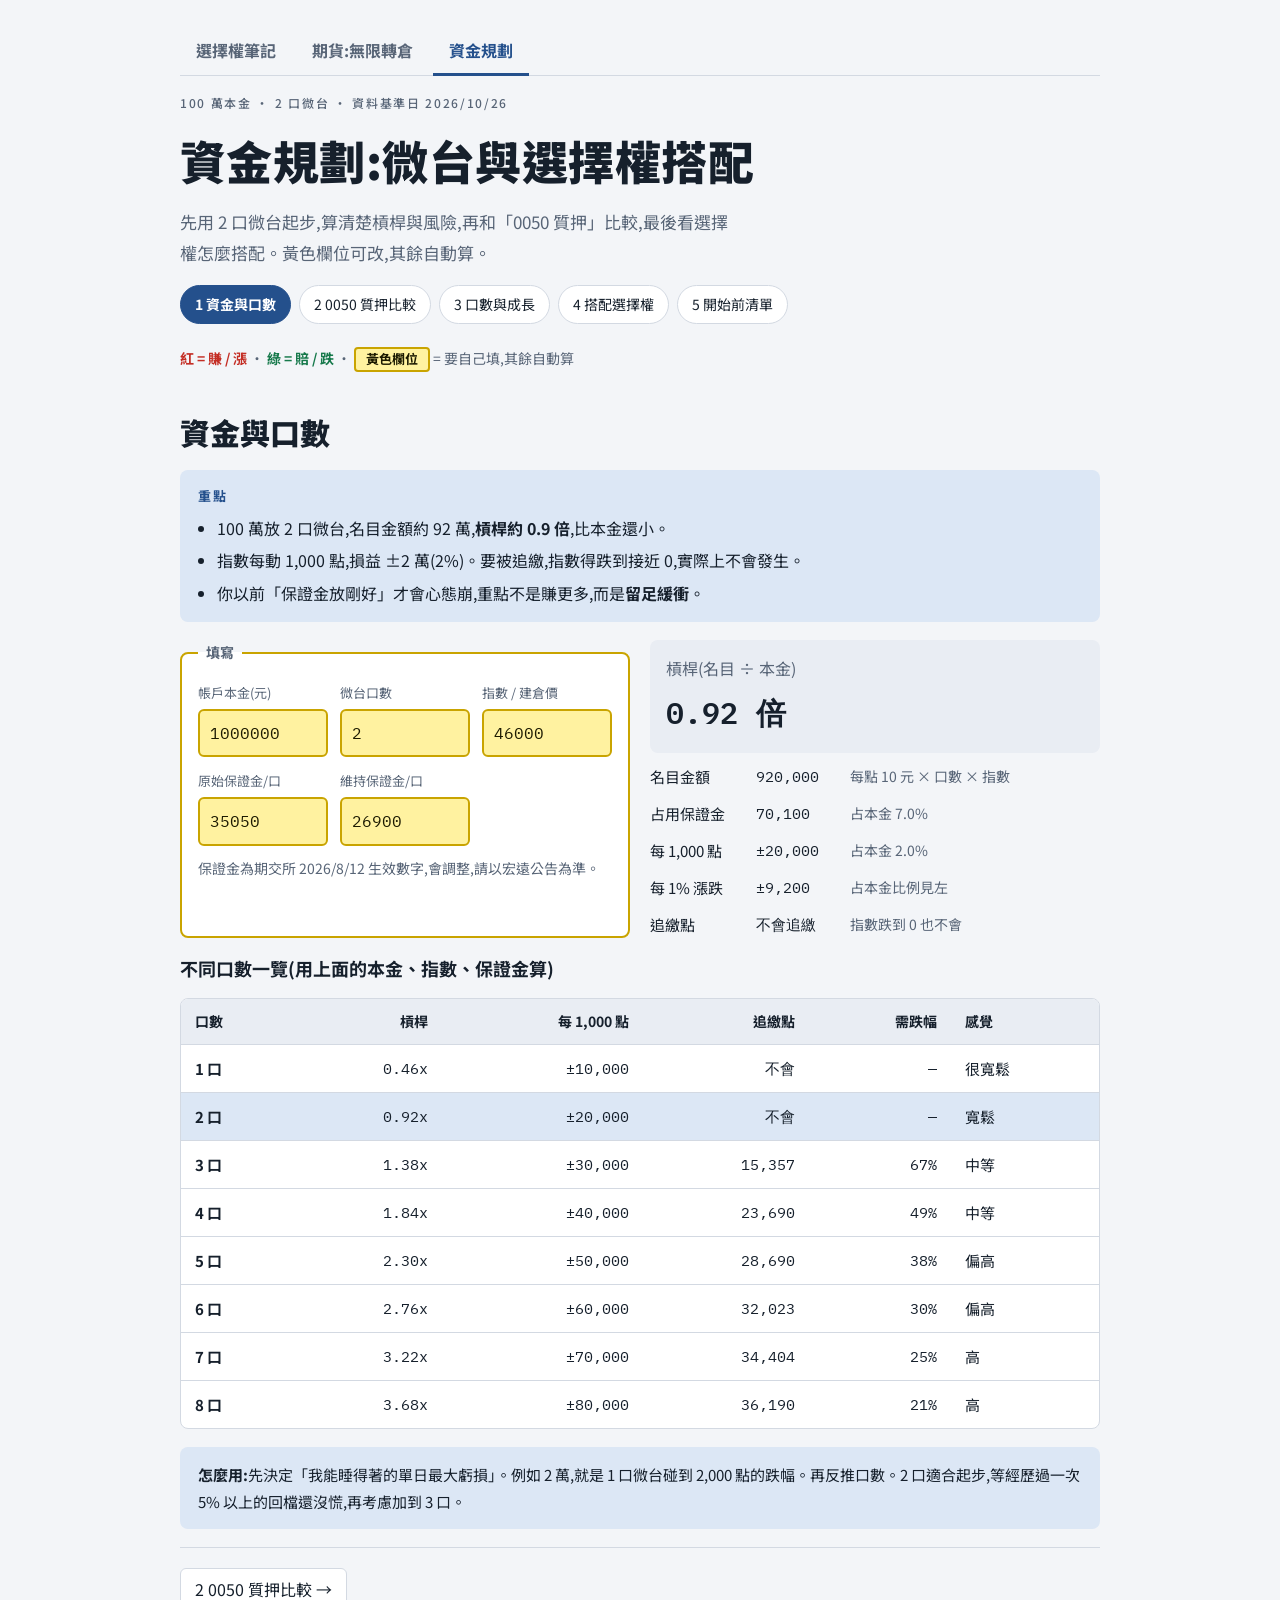
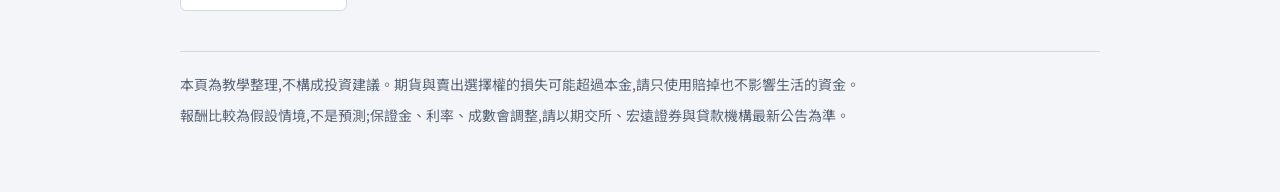
<file: public/plan.html>
<!doctype html>
<html lang="zh-Hant">
<head>
<meta charset="utf-8">
<meta name="viewport" content="width=device-width, initial-scale=1, viewport-fit=cover">
<title>資金規劃:微台與選擇權搭配</title>
<style>:root{color-scheme:light;padding-top:env(safe-area-inset-top,0px);padding-bottom:env(safe-area-inset-bottom,0px)}body{margin:0}img{max-width:100%}[hidden]{display:none!important}</style>
<link rel="stylesheet" href="https://fonts.googleapis.com/css2?family=IBM+Plex+Mono:wght@400;500;600&family=Noto+Sans+TC:wght@400;500;700;900&display=swap">
<link rel="stylesheet" href="style.css">
</head>
<body>
<div class="wrap">

<header class="top">
  <nav class="sitenav" aria-label="網站">
    <a href="index.html">選擇權筆記</a>
    <a href="futures.html">期貨:無限轉倉</a>
    <a href="plan.html" aria-current="page">資金規劃</a>
  </nav>
  <span class="eyebrow">100 萬本金 · 2 口微台 · 資料基準日 2026/10/26</span>
  <h1>資金規劃:微台與選擇權搭配</h1>
  <p class="lead">先用 2 口微台起步,算清楚槓桿與風險,再和「0050 質押」比較,最後看選擇權怎麼搭配。黃色欄位可改,其餘自動算。</p>
  <nav class="toc" aria-label="章節">
    <a href="#size">1 資金與口數</a>
    <a href="#pledge">2 0050 質押比較</a>
    <a href="#grow">3 口數與成長</a>
    <a href="#combo">4 搭配選擇權</a>
    <a href="#start">5 開始前清單</a>
  </nav>
  <p class="legend"><span class="up"><b>紅 = 賺 / 漲</b></span> · <span class="down"><b>綠 = 賠 / 跌</b></span> · <span class="fillkey">黃色欄位</span> = 要自己填,其餘自動算</p>
</header>

<!-- ============ 1 資金與口數 ============ -->
<section id="size">
  <h2>資金與口數</h2>
  <div class="key"><b class="k">重點</b>
    <ul>
      <li>100 萬放 2 口微台,名目金額約 92 萬,<b>槓桿約 0.9 倍</b>,比本金還小。</li>
      <li>指數每動 1,000 點,損益 ±2 萬(2%)。要被追繳,指數得跌到接近 0,實際上不會發生。</li>
      <li>你以前「保證金放剛好」才會心態崩,重點不是賺更多,而是<b>留足緩衝</b>。</li>
    </ul>
  </div>

  <div class="calc">
    <fieldset class="fillset">
      <legend>填寫</legend>
      <div class="fields">
        <label for="s-cap">帳戶本金(元) <input class="fill" id="s-cap" type="number" step="10000" inputmode="numeric" value="1000000"></label>
        <label for="s-n">微台口數 <input class="fill" id="s-n" type="number" step="1" min="1" inputmode="numeric" value="2"></label>
        <label for="s-F">指數 / 建倉價 <input class="fill" id="s-F" type="number" step="50" inputmode="numeric" value="46000"></label>
        <label for="s-mi">原始保證金/口 <input class="fill" id="s-mi" type="number" step="50" inputmode="numeric" value="35050"></label>
        <label for="s-mm">維持保證金/口 <input class="fill" id="s-mm" type="number" step="50" inputmode="numeric" value="26900"></label>
      </div>
      <p class="small muted" style="margin-top:10px">保證金為期交所 2026/8/12 生效數字,會調整,請以宏遠公告為準。</p>
    </fieldset>
    <div class="out" aria-live="polite">
      <div class="total"><span class="muted">槓桿(名目 ÷ 本金)</span><span class="big" id="s-lev">—</span></div>
      <div class="row"><span>名目金額</span><span class="num" id="s-not">—</span><span class="muted small">每點 10 元 × 口數 × 指數</span></div>
      <div class="row"><span>占用保證金</span><span class="num" id="s-use">—</span><span class="muted small" id="s-usep">—</span></div>
      <div class="row"><span>每 1,000 點</span><span class="num" id="s-k">—</span><span class="muted small" id="s-kp">—</span></div>
      <div class="row"><span>每 1% 漲跌</span><span class="num" id="s-pc">—</span><span class="muted small">占本金比例見左</span></div>
      <div class="row"><span>追繳點</span><span class="num" id="s-call">—</span><span class="muted small" id="s-calld">—</span></div>
    </div>
  </div>

  <h3>不同口數一覽(用上面的本金、指數、保證金算)</h3>
  <div class="tablewrap"><table style="min-width:640px">
    <thead><tr><th>口數</th><th class="r">槓桿</th><th class="r">每 1,000 點</th><th class="r">追繳點</th><th class="r">需跌幅</th><th>感覺</th></tr></thead>
    <tbody id="s-tbl"></tbody>
  </table></div>
  <div class="info"><b>怎麼用:</b>先決定「我能睡得著的單日最大虧損」。例如 2 萬,就是 1 口微台碰到 2,000 點的跌幅。再反推口數。2 口適合起步,等經歷過一次 5% 以上的回檔還沒慌,再考慮加到 3 口。</div>
</section>

<!-- ============ 2 0050 質押比較 ============ -->
<section id="pledge">
  <h2>2 口微台 vs 0050 質押</h2>
  <div class="key"><b class="k">重點</b>
    <ul>
      <li>兩者吃的是<b>同一個大盤</b>。差別只在槓桿:微台 2 口約 0.9 倍,0050 質押 60% 再買進約 1.6 倍。</li>
      <li>槓桿高,漲時賺更多,跌時也虧更多,質押還可能被通知補繳。</li>
      <li>要和質押比,微台約需 3 到 4 口,但每 1,000 點的損益也跟著變 6 萬到 8 萬。</li>
    </ul>
  </div>

  <div class="calc">
    <fieldset class="fillset">
      <legend>假設(都可改)</legend>
      <div class="fields">
        <label for="p-cap">本金(元) <input class="fill" id="p-cap" type="number" step="10000" inputmode="numeric" value="1000000"></label>
        <label for="p-lev">微台槓桿(倍) <input class="fill" id="p-lev" type="number" step="0.1" inputmode="decimal" value="0.92"></label>
        <label for="p-div">0050 年配息率 % <input class="fill" id="p-div" type="number" step="0.1" inputmode="decimal" value="2.5"></label>
        <label for="p-pr">質押成數 % <input class="fill" id="p-pr" type="number" step="5" inputmode="numeric" value="60"></label>
        <label for="p-rate">質押年利率 % <input class="fill" id="p-rate" type="number" step="0.1" inputmode="decimal" value="3"></label>
        <label for="p-call">追繳維持率 % <input class="fill" id="p-call" type="number" step="5" inputmode="numeric" value="130"></label>
        <label for="p-cash">現金年利率 % <input class="fill" id="p-cash" type="number" step="0.1" inputmode="decimal" value="1.5"></label>
        <label for="p-cost">微台年成本 % <input class="fill" id="p-cost" type="number" step="0.1" inputmode="decimal" value="0.3"></label>
      </div>
      <p class="small muted" style="margin-top:10px">配息率、質押利率、成數依各家與時期而異。0050 查到的近一年殖利率約 1.5%,近五年平均約 3.6%,所以預設取中間的 2.5%。</p>
    </fieldset>
    <div class="out" aria-live="polite">
      <div class="total"><span class="muted">質押追繳點(只質押原本部位)</span><span class="big" id="p-cp">—</span></div>
      <div class="row"><span>借款</span><span class="num" id="p-loan">—</span><span class="muted small">本金 × 成數</span></div>
      <div class="row"><span>0050 股數</span><span class="num" id="p-sh">—</span><span class="muted small" id="p-sh2">—</span></div>
      <div class="row"><span>等效微台口數</span><span class="num" id="p-nmt">—</span><span class="muted small">質押後 1.6 倍約等於幾口</span></div>
    </div>
  </div>

  <h3>一年報酬(含配息與利息)</h3>
  <div class="chartwrap"><div id="p-chart"></div></div>
  <div class="legend-row">
    <span><b style="color:var(--c1)">━</b> 0050 不質押</span>
    <span><b style="color:var(--c2)">━</b> 0050 質押再買進</span>
    <span><b style="color:var(--c3)">━</b> 微台</span>
  </div>
  <div class="tablewrap"><table style="min-width:620px">
    <thead><tr><th>大盤一年漲跌</th><th class="r">0050 不質押</th><th class="r">0050 質押</th><th class="r">微台</th></tr></thead>
    <tbody id="p-tbl"></tbody>
  </table></div>
  <ul class="plain small muted">
    <li>這是假設情境,不是預測。標示 ⚠ 的格子,代表跌幅已超過質押追繳點,實際上會被通知補繳或處分,報酬不會停在表上的數字。</li>
    <li>微台的股息藏在期貨價差裡,所以用「總報酬」估。轉倉實際價差、手續費與稅,以實際成交為準。</li>
    <li>質押成數、利率、ETF 是否可質押,各機構不同,且可能收緊(富邦今年 5/13 停收新的不限用途貸款)。請向券商或銀行確認。</li>
  </ul>

  <h3>兩者各自的麻煩</h3>
  <div class="grid g2">
    <div class="card"><h3>微台 <small>期貨</small></h3>
      <ul class="plain small">
        <li>每月要轉倉,要處理價差與手續費。</li>
        <li>逐日結算,淨值每天變動,低於維持保證金會被追繳。</li>
        <li>不能領配息,但配息已反映在價差。</li>
        <li>可以再搭配選擇權做保護或收租(見下一頁)。</li>
      </ul></div>
    <div class="card"><h3>0050 質押 <small>現貨</small></h3>
      <ul class="plain small">
        <li>要付利息,利率可能調整。</li>
        <li>維持率低於追繳線,限期補繳,不然被處分。</li>
        <li>機構可能收緊新貸款或調降成數。</li>
        <li>沒有到期日、不用轉倉,操作簡單。</li>
      </ul></div>
  </div>
</section>

<!-- ============ 3 口數與成長 ============ -->
<section id="grow">
  <h2>口數與資金成長</h2>
  <div class="key"><b class="k">重點</b>
    <ul>
      <li>報酬 ≈ 大盤漲幅 × 槓桿。口數越多,漲時越快,跌時也越痛。</li>
      <li>大盤不漲時,不管幾口,報酬都只剩股息,和定存差不多。</li>
      <li>先大跌的情境最危險:口數固定時,<b>淨值縮水,槓桿反而越來越高</b>。</li>
    </ul>
  </div>
  <div class="calc">
    <fieldset class="fillset">
      <legend>填寫(股息、利率、成本沿用上一頁)</legend>
      <div class="fields">
        <label for="g-cap">本金(元) <input class="fill" id="g-cap" type="number" step="10000" inputmode="numeric" value="1000000"></label>
        <label for="g-r">大盤每年漲幅 % <input class="fill" id="g-r" type="number" step="1" inputmode="decimal" value="8"></label>
        <label for="g-y">年數 <input class="fill" id="g-y" type="number" step="1" min="1" max="30" inputmode="numeric" value="10"></label>
        <label for="g-cr">第 1 年先跌 %(0=不跌) <input class="fill" id="g-cr" type="number" step="5" min="0" inputmode="decimal" value="0"></label>
        <label for="g-F">指數 <input class="fill" id="g-F" type="number" step="50" inputmode="numeric" value="46000"></label>
      </div>
      <p class="small muted" style="margin-top:10px">口數固定、不加碼、不停損。每年固定漲幅是簡化,實際走勢會上下震盪。</p>
    </fieldset>
    <div class="out" aria-live="polite">
      <div class="total"><span class="muted">5 口,最後資金</span><span class="big" id="g-o5">—</span><span class="small muted" id="g-o5b">—</span></div>
      <div class="total"><span class="muted">2 口,最後資金</span><span class="big" id="g-o2">—</span><span class="small muted" id="g-o2b">—</span></div>
    </div>
  </div>
  <div class="chartwrap"><div id="g-chart"></div></div>
  <div class="legend-row" id="g-leg"></div>
  <div class="tablewrap"><table style="min-width:700px">
    <thead><tr><th>方式</th><th class="r">期初槓桿</th><th class="r">最後資金(萬)</th><th class="r">年化</th><th class="r">最低年底淨值(萬)</th><th class="r">年底最高槓桿</th></tr></thead>
    <tbody id="g-tbl"></tbody>
  </table></div>
  <h3>日常波動感受(用上面的本金與指數)</h3>
  <div class="tablewrap"><table style="min-width:560px">
    <thead><tr><th>口數</th><th class="r">單日 −3%</th><th class="r">回檔 −10%</th><th class="r">回檔 −20%</th><th class="r">占本金(−20%)</th></tr></thead>
    <tbody id="g-str"></tbody>
  </table></div>
  <div class="info"><b>5 口的特別之處:</b>5 口微台 = 1 口台指選擇權的曝險,賣 1 口 Call 剛好「有掩護」。下一頁把口數改成 5、Call 口數 1,就能看 Covered Call 與領口的損益。但 5 口槓桿約 2.3 倍,先 2 口、再 3 口,習慣後再說。</div>
</section>

<!-- ============ 4 搭配選擇權 ============ -->
<section id="combo">
  <h2>微台搭配選擇權</h2>
  <div class="key"><b class="k">重點</b>
    <ul>
      <li>1 口台指選擇權(TXO)= 每點 50 元 = <b>5 口微台</b>的曝險。2 口微台只有 0.4 個 TXO,所以「1 口選擇權」對 2 口微台是<b>太大</b>。</li>
      <li>買 Put(保護)用 1 口也行,會變成稍微「過度避險」。賣 Call(收租)用 1 口,指數大漲時會變成淨空單。</li>
      <li>2 口適合的做法:<b>買價外 Put 或 Put 價差</b>。想收租,等加到 5 口,或改用 Call 價差(見 futures 頁第 4 分頁)。</li>
    </ul>
  </div>

  <div class="grid g3">
    <div class="card"><h3>保護下跌 <small>買 Put</small></h3>
      <ul class="plain small">
        <li>付權利金,換「跌破履約價後虧損被擋住」。</li>
        <li>最大損失:期貨損失到履約價 + 權利金,固定。</li>
        <li>指數不跌,權利金會隨時間流失(Theta)。</li>
        <li><b>2 口適用度:高</b>。用價外 3% 到 5% 的 Put 較省錢。</li>
      </ul></div>
    <div class="card"><h3>收租降成本 <small>賣 Call</small></h3>
      <ul class="plain small">
        <li>期貨多單 + 賣 Call = Covered Call,收權利金。</li>
        <li>漲過履約價後,上檔被封頂(但期貨賺到的仍在)。</li>
        <li>下跌時,權利金只能緩衝一點,不是保護。</li>
        <li><b>2 口適用度:低</b>。1 口 Call 曝險 5 倍微台,大於期貨,超過履約價會倒賠。</li>
      </ul></div>
    <div class="card"><h3>領口 <small>買 Put + 賣 Call</small></h3>
      <ul class="plain small">
        <li>賣 Call 的錢,補貼買 Put 的錢,幾乎零成本。</li>
        <li>損益被限在一個區間,上下都有限。</li>
        <li>要接受「大漲也賺不到」。</li>
        <li><b>2 口適用度:中</b>。Call 端有「口數過大」問題,見下方試算。</li>
      </ul></div>
  </div>

  <h3>損益試算(到期時)</h3>
  <div class="calc">
    <fieldset class="fillset">
      <legend>填寫</legend>
      <div class="fields">
        <label for="c-n">微台口數 <input class="fill" id="c-n" type="number" step="1" min="1" inputmode="numeric" value="2"></label>
        <label for="c-F">建倉價 <input class="fill" id="c-F" type="number" step="50" inputmode="numeric" value="46000"></label>
        <label for="c-iv">隱含波動率 % <input class="fill" id="c-iv" type="number" step="0.5" inputmode="decimal" value="18"></label>
        <label for="c-d">到期天數 <input class="fill" id="c-d" type="number" step="1" min="1" inputmode="numeric" value="30"></label>
        <label for="c-kp">買 Put 履約價 <input class="fill" id="c-kp" type="number" step="100" inputmode="numeric" value="44000"></label>
        <label for="c-tp">買 Put 口數 <input class="fill" id="c-tp" type="number" step="1" min="0" inputmode="numeric" value="1"></label>
        <label for="c-kp2">Put 價差:賣更低 Put(0=不用) <input class="fill" id="c-kp2" type="number" step="100" inputmode="numeric" value="0"></label>
        <label for="c-kc">賣 Call 履約價 <input class="fill" id="c-kc" type="number" step="100" inputmode="numeric" value="48000"></label>
        <label for="c-tc">賣 Call 口數 <input class="fill" id="c-tc" type="number" step="1" min="0" inputmode="numeric" value="1"></label>
      </div>
      <p class="small muted" style="margin-top:10px">權利金用簡化的 Black-Scholes 估算(利率 1.5%,無股息),只是示意,下單前請看實際報價,可在下面三個「實際權利金」欄填入報價覆蓋(留空=用估算)。</p>
      <div class="fields" style="margin-top:8px">
        <label for="c-pp">Put 實際權利金(點) <input class="fill" id="c-pp" type="number" step="1" inputmode="decimal" placeholder="自動"></label>
        <label for="c-pp2">更低 Put 實際(點) <input class="fill" id="c-pp2" type="number" step="1" inputmode="decimal" placeholder="自動"></label>
        <label for="c-pc">Call 實際權利金(點) <input class="fill" id="c-pc" type="number" step="1" inputmode="decimal" placeholder="自動"></label>
      </div>
    </fieldset>
    <div class="out" aria-live="polite">
      <div class="row"><span>Put 權利金</span><span class="num" id="c-ppo">—</span><span class="muted small" id="c-ppc">—</span></div>
      <div class="row"><span>Call 權利金</span><span class="num" id="c-pco">—</span><span class="muted small" id="c-pcc">—</span></div>
      <div class="row"><span>Delta 避險比</span><span class="num" id="c-hr">—</span><span class="muted small">Put 的 Delta × 5 × 口數 ÷ 微台口數</span></div>
      <div class="total"><span class="muted">賣 Call 後,漲過履約價的淨部位</span><span class="big" id="c-net">—</span><span class="small muted" id="c-net2">—</span></div>
    </div>
  </div>

  <div class="chartwrap"><div id="c-chart"></div></div>
  <div class="legend-row">
    <span><b style="color:var(--muted)">┅</b> 只有期貨</span>
    <span><b style="color:var(--c3)">━</b> 期貨 + Put</span>
    <span><b style="color:var(--c2)">━</b> 期貨 + 賣 Call</span>
    <span><b style="color:var(--c1)">━</b> 領口(Put + Call)</span>
  </div>
  <div class="tablewrap"><table style="min-width:640px">
    <thead><tr><th>到期指數</th><th class="r">只有期貨</th><th class="r">+ Put</th><th class="r">+ 賣 Call</th><th class="r">領口</th></tr></thead>
    <tbody id="c-tbl"></tbody>
  </table></div>

  <h3>2 口微台的實務建議</h3>
  <ol class="steps">
    <li><b>起步先不搭配</b>:2 口、0.9 倍槓桿,本身就留足緩衝,先體驗逐日結算與轉倉。</li>
    <li><b>想保護</b>:在指數靠近半年線、或漲多時,買 1 口價外 3% 到 5%、到期約 30 天的 Put,或用 Put 價差降成本。</li>
    <li><b>想收租</b>:口數至少 5 口微台再賣 1 口 Call。不到 5 口,用 Call 價差,或不要做。</li>
    <li><b>先看「最壞情況」</b>:每筆都先看圖上最左邊與最右邊的損益,能接受再下單。</li>
  </ol>
  <div class="note"><b>注意:</b>賣出 Call 在口數過大時,風險可能超過本金。賣出選擇權的保證金和期貨不同,請先在宏遠確認保證金,以及你的帳戶是否可賣出。這是教學資訊,不構成投資建議。</div>
</section>

<!-- ============ 5 開始前清單 ============ -->
<section id="start">
  <h2>開始前清單</h2>
  <div class="grid g2">
    <div class="card"><h3>第一週要做的事</h3>
      <ol class="steps">
        <li>確認帳戶有「期貨」與「選擇權」權限,以及可用保證金。</li>
        <li>查宏遠的微台保證金(是否高於期交所公告),寫在上面「資金與口數」。</li>
        <li>確認轉倉時間與方法(多數人在到期前一週到結算日前處理)。</li>
        <li>先決定「單日最大能接受虧損」,再決定 2 口是否夠。</li>
        <li>下單後 5 天,每天記錄淨值與心情。</li>
      </ol></div>
    <div class="card"><h3>進場想法(你提到的)</h3>
      <ul class="plain small">
        <li><b>低點附近進場</b>:以半年線(約 120 日均線)附近作參考,是大約的區域,不是精準點位。</li>
        <li><b>下跌時轉倉</b>:轉倉價差(次月 − 近月)要看,逆價差代表轉倉有利,正價差越大成本越高。</li>
        <li><b>不要一次放滿</b>:先 2 口,跌到下一個區間再加,每次加前先算槓桿。</li>
      </ul>
      <div class="info small">價位與均線每天在變,以你自己看到的盤面為準。</div></div>
  </div>

  <h3>下單前自我檢查</h3>
  <div class="card">
    <label class="check"><input type="checkbox"> 我知道指數每動 1,000 點,2 口損益是 ±2 萬</label>
    <label class="check"><input type="checkbox"> 本金不是生活費、也不是短期要用的錢</label>
    <label class="check"><input type="checkbox"> 我知道賣出 Call 的最大損失可能超過本金</label>
    <label class="check"><input type="checkbox"> 我查過宏遠最新的保證金與轉倉規則</label>
    <label class="check"><input type="checkbox"> 我決定好跌到哪裡要減碼,而不是臨時決定</label>
    <label class="check"><input type="checkbox"> 我看過選擇權搭配的「最壞情況」損益圖</label>
  </div>

  <h3>資料來源與時間</h3>
  <div class="tablewrap"><table style="min-width:600px">
    <thead><tr><th>項目</th><th>數字</th><th>來源 / 日期</th></tr></thead>
    <tbody>
      <tr><td>加權指數</td><td class="num">46,041</td><td>財報狗,2026/10/22 收盤(單日 −1.87%)</td></tr>
      <tr><td>微台保證金</td><td class="num">結算 25,950 / 維持 26,900 / 原始 35,050</td><td>期交所,2026/8/12 生效</td></tr>
      <tr><td>0050 股價</td><td class="num">109.85 元</td><td>Yahoo 股市,2026/9/18 收盤(較舊)</td></tr>
      <tr><td>0050 配息</td><td class="num">0.6 元(2026/7)、1.0 元(2026/1)</td><td>Yahoo 股市;近五年平均殖利率約 3.64%</td></tr>
      <tr><td>質押追繳線</td><td class="num">整戶維持率 130%(富邦例)</td><td>Money101,2026/8/16;各家不同</td></tr>
    </tbody>
  </table></div>
</section>

<footer>
  <span>本頁為教學整理,不構成投資建議。期貨與賣出選擇權的損失可能超過本金,請只使用賠掉也不影響生活的資金。</span>
  <span>報酬比較為假設情境,不是預測;保證金、利率、成數會調整,請以期交所、宏遠證券與貸款機構最新公告為準。</span>
</footer>

</div>

<script>
(function(){
  var g=function(id){return document.getElementById(id);};
  var fmt=function(n){return Math.round(n).toLocaleString('en-US');};
  var sgn=function(n){var r=Math.round(n);return (r>0?'+':(r<0?'−':''))+Math.abs(r).toLocaleString('en-US');};
  var pct=function(n,d){d=d==null?1:d;return (n>0?'+':(n<0?'−':''))+Math.abs(n).toFixed(d)+'%';};
  var cls=function(n){return n>0?'up':(n<0?'down':'');};
  var nv=function(id,d){var v=parseFloat(g(id).value);return isNaN(v)?d:v;};
  var set=function(id,t,c){var e=g(id);e.textContent=t;if(c!==undefined)e.className=(e.className.replace(/\b(up|down)\b/g,'').trim()+' '+c).trim();};

  function nice(lo,hi,cnt){
    var raw=(hi-lo)/cnt; if(raw<=0) return [lo];
    var p=Math.pow(10,Math.floor(Math.log10(raw))), m=raw/p, st=(m<=1?1:(m<=2?2:(m<=5?5:10)))*p, out=[];
    for(var v=Math.ceil(lo/st)*st; v<=hi+1e-9; v+=st) out.push(v);
    return out;
  }
  function chart(el,o){
    var W=o.W||580,H=o.H||270,ml=o.ml||64,mr=16,mt=24,mb=44;
    var xs=function(x){return ml+(x-o.x0)/(o.x1-o.x0)*(W-ml-mr);};
    var ys=function(y){return mt+(o.y1-y)/(o.y1-o.y0)*(H-mt-mb);};
    var s='<svg viewBox="0 0 '+W+' '+H+'" style="min-width:520px;display:block;width:100%;height:auto" aria-hidden="true">';
    nice(o.y0,o.y1,5).forEach(function(v){ s+='<line class="'+(v===0?'axis0':'axis')+'" x1="'+ml+'" x2="'+(W-mr)+'" y1="'+ys(v)+'" y2="'+ys(v)+'"/><text class="tick" x="'+(ml-8)+'" y="'+(ys(v)+4)+'" text-anchor="end">'+(o.yf?o.yf(v):fmt(v))+'</text>'; });
    nice(o.x0,o.x1,6).forEach(function(v){ s+='<line class="axis" x1="'+xs(v)+'" x2="'+xs(v)+'" y1="'+mt+'" y2="'+(H-mb)+'" stroke-dasharray="2 4"/><text class="tick" x="'+xs(v)+'" y="'+(H-mb+16)+'" text-anchor="middle">'+(o.xf?o.xf(v):fmt(v))+'</text>'; });
    s+='<text class="cap" x="'+(ml+(W-ml-mr)/2)+'" y="'+(H-6)+'" text-anchor="middle">'+o.xl+'</text><text class="cap" x="'+(ml-8)+'" y="'+(mt-8)+'" text-anchor="end">'+o.yl+'</text>';
    (o.vl||[]).forEach(function(v){ s+='<line class="dash" x1="'+xs(v.x)+'" x2="'+xs(v.x)+'" y1="'+mt+'" y2="'+(H-mb)+'"/><text class="cap" x="'+(xs(v.x)+4)+'" y="'+(mt+12)+'">'+v.t+'</text>'; });
    o.series.forEach(function(se){ s+='<polyline class="'+(se.cls||'')+'"'+(se.color?' style="fill:none;stroke-width:'+(se.w||2.5)+';stroke:'+se.color+(se.dash?';stroke-dasharray:'+se.dash:'')+'"':'')+' points="'+se.pts.map(function(p){return xs(p[0]).toFixed(1)+','+ys(Math.max(o.y0,Math.min(o.y1,p[1]))).toFixed(1);}).join(' ')+'"/>'; });
    el.innerHTML=s+'</svg>';
  }

  /* ===== 1 資金與口數 ===== */
  function lev(cap,n,F){return n*10*F/cap;}
  function callPt(cap,n,F,mm){ var loss=cap-n*mm; return F-loss/(10*n); }
  function size(){
    var cap=nv('s-cap',1e6),n=Math.max(1,nv('s-n',2)),F=nv('s-F',46000),mi=nv('s-mi',35050),mm=nv('s-mm',26900);
    var not=n*10*F, L=not/cap, use=n*mi;
    set('s-lev',L.toFixed(2)+' 倍');
    set('s-not',fmt(not));
    set('s-use',fmt(use)); set('s-usep','占本金 '+(use/cap*100).toFixed(1)+'%');
    var k=n*10*1000; set('s-k','±'+fmt(k)); set('s-kp','占本金 '+(k/cap*100).toFixed(1)+'%');
    set('s-pc','±'+fmt(F*0.01*n*10));
    var cp=callPt(cap,n,F,mm);
    if(cp<=0){ set('s-call','不會追繳'); set('s-calld','指數跌到 0 也不會'); }
    else { set('s-call',fmt(cp)); set('s-calld','需跌 '+((F-cp)/F*100).toFixed(0)+'%(約 '+fmt(F-cp)+' 點)'); }
    var rows='';
    for(var i=1;i<=8;i++){
      var Li=lev(cap,i,F), c=callPt(cap,i,F,mm), tag=Li<0.8?'很寬鬆':(Li<1.2?'寬鬆':(Li<2?'中等':(Li<3?'偏高':'高')));
      rows+='<tr'+(i===n?' style="background:var(--accent-soft)"':'')+'><td><b>'+i+' 口</b></td><td class="r num">'+Li.toFixed(2)+'x</td><td class="r num">±'+fmt(i*10000)+'</td><td class="r num">'+(c<=0?'不會':fmt(c))+'</td><td class="r num">'+(c<=0?'—':((F-c)/F*100).toFixed(0)+'%')+'</td><td>'+tag+'</td></tr>';
    }
    g('s-tbl').innerHTML=rows;
    return {cap:cap,n:n,F:F};
  }

  /* ===== 2 0050 質押 ===== */
  function pledge(){
    var cap=nv('p-cap',1e6),L=nv('p-lev',0.92),d=nv('p-div',2.5)/100,pr=nv('p-pr',60)/100,rt=nv('p-rate',3)/100,call=nv('p-call',130)/100,cash=nv('p-cash',1.5)/100,cost=nv('p-cost',0.3)/100;
    var etf=function(p){return p+d;};
    var pl=function(p){return (1+pr)*(p+d)-pr*rt;};
    var mt=function(p){return L*(p+d)+(1-L)*cash-L*cost;};
    var cp=call/pr; /* 抵押品值/借款 = call → 價值需 ≥ call*pr */
    var callDrop=(call*pr-1); /* 價格變動(相對本金) */
    set('p-cp',pct(callDrop*100,0)+' 附近');
    set('p-loan',fmt(cap*pr));
    var px=109.85; set('p-sh',fmt(cap/px)+' 股'); set('p-sh2','以 109.85 元估(9/18 收盤);質押再買進共約 '+fmt(cap*(1+pr)/px)+' 股');
    set('p-nmt',(((1+pr)*cap)/(10*46000)).toFixed(1)+' 口');
    var rows='',pts=[[],[],[]];
    for(var p=-30;p<=30;p+=10){
      var a=etf(p/100)*100,b=pl(p/100)*100,c=mt(p/100)*100;
      var warn=(p/100)<=callDrop;
      pts[0].push([p,a]);pts[1].push([p,b]);pts[2].push([p,c]);
      rows+='<tr><td><b class="num '+cls(p)+'">'+pct(p,0)+'</b></td><td class="r num '+cls(a)+'">'+pct(a)+'</td><td class="r num '+cls(b)+'">'+pct(b)+(warn?' ⚠':'')+'</td><td class="r num '+cls(c)+'">'+pct(c)+'</td></tr>';
    }
    g('p-tbl').innerHTML=rows;
    for(var q=-30;q<=30;q+=1){}
    var P=[[],[],[]];
    for(var x=-30;x<=30;x+=2){ P[0].push([x,etf(x/100)*100]);P[1].push([x,pl(x/100)*100]);P[2].push([x,mt(x/100)*100]); }
    chart(g('p-chart'),{x0:-30,x1:30,y0:-60,y1:60,xl:'大盤一年漲跌 %',yl:'報酬 %',xf:function(v){return v+'%';},yf:function(v){return v+'%';},
      series:[{cls:'l1',pts:P[0]},{cls:'l2',pts:P[1]},{cls:'l3',pts:P[2]}],vl:[{x:callDrop*100,t:'質押追繳點'}]});
  }

  /* ===== 3 選擇權搭配 ===== */
  function N(x){ var t=1/(1+0.2316419*Math.abs(x)),d=0.3989423*Math.exp(-x*x/2); var p=d*t*(0.3193815+t*(-0.3565638+t*(1.781478+t*(-1.821256+t*1.330274)))); return x>0?1-p:p; }
  function bs(S,K,iv,days,type){
    var T=days/365,r=0.015,s=iv*Math.sqrt(T),d1=(Math.log(S/K)+(r+iv*iv/2)*T)/s,d2=d1-s,df=Math.exp(-r*T);
    if(type==='c') return {p:S*N(d1)-K*df*N(d2),d:N(d1)};
    return {p:K*df*N(-d2)-S*N(-d1),d:N(d1)-1};
  }
  function combo(){
    var n=Math.max(1,nv('c-n',2)),F=nv('c-F',46000),iv=nv('c-iv',18)/100,days=Math.max(1,nv('c-d',30));
    var kp=nv('c-kp',44000),tp=Math.max(0,nv('c-tp',1)),kp2=nv('c-kp2',0),kc=nv('c-kc',48000),tc=Math.max(0,nv('c-tc',1));
    var ov=function(id,def){var e=g(id).value;return e===''||isNaN(parseFloat(e))?def:parseFloat(e);};
    var P1=bs(F,kp,iv,days,'p'),P2=kp2>0?bs(F,kp2,iv,days,'p'):{p:0,d:0},C=bs(F,kc,iv,days,'c');
    var pp=ov('c-pp',P1.p),pp2=kp2>0?ov('c-pp2',P2.p):0,pc=ov('c-pc',C.p);
    var putNet=pp-(kp2>0?pp2:0);
    set('c-ppo',fmt(putNet)+' 點');
    set('c-ppc','每口 '+fmt(putNet*50)+' 元;'+tp+' 口共 '+fmt(putNet*50*tp)+' 元(付出)');
    set('c-pco',fmt(pc)+' 點');
    set('c-pcc','每口 '+fmt(pc*50)+' 元;'+tc+' 口共 '+fmt(pc*50*tc)+' 元(收入)');
    var dl=Math.abs(P1.d)-(kp2>0?Math.abs(P2.d):0);
    var hr=dl*5*tp/n;
    set('c-hr',(hr*100).toFixed(0)+'%');
    var net=n*10-tc*50;
    set('c-net',(net>=0?'+':'−')+Math.abs(net)+' 元/點',cls(net));
    set('c-net2',net<0?'指數漲過 '+fmt(kc)+' 後,等於淨空 '+(Math.abs(net)/10).toFixed(1)+' 口微台。口數過大。':'賣 Call 口數沒有超過期貨,屬於「有掩護」。');
    var pay=function(X,usePut,useCall){
      var v=n*10*(X-F);
      if(usePut){ v+=tp*50*(Math.max(kp-X,0)-(kp2>0?Math.max(kp2-X,0):0)-putNet); }
      if(useCall){ v+=-tc*50*(Math.max(X-kc,0)-pc); }
      return v;
    };
    var x0=Math.round((F*0.86)/500)*500,x1=Math.round((F*1.14)/500)*500;
    var S=[[],[],[],[]],ymin=1e9,ymax=-1e9;
    for(var X=x0;X<=x1;X+=250){
      var a=pay(X,0,0),b=pay(X,1,0),c=pay(X,0,1),d=pay(X,1,1);
      S[0].push([X,a]);S[1].push([X,b]);S[2].push([X,c]);S[3].push([X,d]);
      [a,b,c,d].forEach(function(v){ymin=Math.min(ymin,v);ymax=Math.max(ymax,v);});
    }
    var pad=(ymax-ymin)*0.08;
    chart(g('c-chart'),{x0:x0,x1:x1,y0:ymin-pad,y1:ymax+pad,xl:'到期指數',yl:'損益(元)',yf:function(v){return (v/10000).toFixed(v%10000?1:0)+'萬';},
      series:[{cls:'ld',pts:S[0]},{cls:'l3',pts:S[1]},{cls:'l2',pts:S[2]},{cls:'l1',pts:S[3]}],vl:[{x:F,t:'建倉價'}]});
    var pts=[F*0.88,F*0.92,F*0.96,F,F*1.04,F*1.08,F*1.12].map(function(v){return Math.round(v/100)*100;});
    var rows='';
    pts.forEach(function(X){
      var a=pay(X,0,0),b=pay(X,1,0),c=pay(X,0,1),d=pay(X,1,1);
      rows+='<tr><td class="num"><b>'+fmt(X)+'</b> <span class="muted small">('+pct((X/F-1)*100,0)+')</span></td><td class="r num '+cls(a)+'">'+sgn(a)+'</td><td class="r num '+cls(b)+'">'+sgn(b)+'</td><td class="r num '+cls(c)+'">'+sgn(c)+'</td><td class="r num '+cls(d)+'">'+sgn(d)+'</td></tr>';
    });
    g('c-tbl').innerHTML=rows;
  }


  /* ===== 3 口數與成長 ===== */
  function grow(){
    var cap=nv('g-cap',1e6),r=nv('g-r',8)/100,Y=Math.max(1,Math.min(30,Math.round(nv('g-y',10)))),cr=nv('g-cr',0)/100,F0=nv('g-F',46000);
    var d=nv('p-div',2.5)/100,cash=nv('p-cash',1.5)/100,cost=nv('p-cost',0.3)/100,rt=nv('p-rate',3)/100;
    var rr=function(y){return (y===0&&cr>0)?-cr:r;};
    function micro(n){var E=cap,F=F0,o=[E],mx=n*10*F0/cap,mn=E,dead=false;
      for(var y=0;y<Y;y++){ if(!dead){var L=n*10*F/E,ry=rr(y);E*=1+L*(ry+d)+(1-L)*cash-L*cost;F*=1+ry; if(E<=0){E=0;dead=true;} else {mx=Math.max(mx,n*10*F/E);mn=Math.min(mn,E);} } o.push(E); }
      return {o:o,mx:mx,mn:dead?0:mn,lev0:n*10*F0/cap};}
    function pled(pr){var A=cap*(1+pr),loan=cap*pr,E=cap,o=[E],mx=1+pr,mn=E,dead=false;
      for(var y=0;y<Y;y++){ if(!dead){A=A*(1+rr(y)+d)-loan*rt;E=A-loan; if(E<=0){E=0;dead=true;} else {mx=Math.max(mx,A/E);mn=Math.min(mn,E);} } o.push(E); }
      return {o:o,mx:mx,mn:dead?0:mn,lev0:1+pr};}
    var S=[
      {n:'2 口微台',c:'#24508C',d:null,x:micro(2)},
      {n:'3 口微台',c:'#2E8B6A',d:null,x:micro(3)},
      {n:'4 口微台',c:'#B8791A',d:null,x:micro(4)},
      {n:'5 口微台',c:'#C42E25',d:null,x:micro(5)},
      {n:'0050 不質押',c:'#7A8699',d:'6 5',x:pled(0)},
      {n:'0050 質押 30%',c:'#7A5BA6',d:'6 5',x:pled(0.3)},
      {n:'0050 質押 60%',c:'#9C4A7A',d:'6 5',x:pled(0.6)}];
    var rows='',ymax=cap;
    S.forEach(function(s){ var last=s.x.o[Y]; ymax=Math.max(ymax,last);
      var ann=last>0?(Math.pow(last/cap,1/Y)-1)*100:-100;
      rows+='<tr><td><b style="color:'+s.c+'">'+(s.d?'┅ ':'━ ')+'</b>'+s.n+'</td><td class="r num">'+s.x.lev0.toFixed(2)+'x</td><td class="r num">'+(last>0?(last/1e4).toFixed(0):'爆倉')+'</td><td class="r num '+cls(ann)+'">'+(last>0?pct(ann):'—')+'</td><td class="r num">'+(s.x.mn/1e4).toFixed(0)+'</td><td class="r num"'+(s.x.mx>=3?' style="color:var(--warn);font-weight:700"':'')+'>'+s.x.mx.toFixed(1)+'x'+(s.x.mx>=4?' ⚠':'')+'</td></tr>'; });
    g('g-tbl').innerHTML=rows;
    g('g-leg').innerHTML=S.map(function(s){return '<span><b style="color:'+s.c+'">'+(s.d?'┅':'━')+'</b> '+s.n+'</span>';}).join('');
    var xs=[];for(var i=0;i<=Y;i++)xs.push(i);
    chart(g('g-chart'),{x0:0,x1:Y,y0:0,y1:ymax*1.05,xl:'年',yl:'資金(萬)',yf:function(v){return Math.round(v/1e4);},xf:function(v){return v;},
      series:S.map(function(s){return {color:s.c,dash:s.d,pts:s.x.o.map(function(v,i){return [i,v];})};})});
    var f=function(x){return x>0?(x/1e4).toFixed(0)+' 萬':'爆倉';};
    set('g-o5',f(S[3].x.o[Y])); set('g-o5b','年底最高槓桿 '+S[3].x.mx.toFixed(1)+' 倍');
    set('g-o2',f(S[0].x.o[Y])); set('g-o2b','年底最高槓桿 '+S[0].x.mx.toFixed(1)+' 倍');
    var st='';
    for(var n=2;n<=5;n++){ var N0=n*10*F0, a=N0*0.03,b=N0*0.10,c=N0*0.20;
      st+='<tr><td><b>'+n+' 口</b></td><td class="r num down">−'+fmt(a)+'</td><td class="r num down">−'+fmt(b)+'</td><td class="r num down">−'+fmt(c)+'</td><td class="r num">'+(c/cap*100).toFixed(0)+'%</td></tr>'; }
    g('g-str').innerHTML=st;
  }

  function all(){ size(); pledge(); grow(); combo(); }
  [].slice.call(document.querySelectorAll('input.fill')).forEach(function(e){ e.addEventListener('input',all); });
  all();

  /* ---------- 分頁 ---------- */
  var tabs=[].slice.call(document.querySelectorAll('nav.toc a'));
  var ids=tabs.map(function(a){return a.getAttribute('href').slice(1);});
  var secs=ids.map(function(id){return document.getElementById(id);});
  var nav=document.querySelector('nav.toc');
  function show(id,scroll){
    var i=ids.indexOf(id); if(i<0) i=0;
    secs.forEach(function(s,k){ s.hidden = (k!==i); });
    tabs.forEach(function(a,k){ if(k===i){ a.setAttribute('aria-current','page'); a.scrollIntoView({block:'nearest',inline:'center'}); } else { a.removeAttribute('aria-current'); } });
    try{ history.replaceState(null,'','#'+ids[i]); }catch(e){}
    if(scroll){ nav.scrollIntoView({block:'start'}); }
  }
  tabs.forEach(function(a){ a.addEventListener('click',function(ev){ ev.preventDefault(); show(a.getAttribute('href').slice(1),true); }); });
  secs.forEach(function(s,k){
    var d=document.createElement('div'); d.className='pager';
    var prev=document.createElement('button'); prev.type='button';
    var next=document.createElement('button'); next.type='button';
    if(k>0){ prev.textContent='← '+tabs[k-1].textContent; prev.addEventListener('click',function(){ show(ids[k-1],true); }); } else { prev.hidden=true; }
    if(k<secs.length-1){ next.textContent=tabs[k+1].textContent+' →'; next.addEventListener('click',function(){ show(ids[k+1],true); }); } else { next.hidden=true; }
    d.appendChild(prev); d.appendChild(next); s.appendChild(d);
  });
  window.addEventListener('hashchange',function(){ show(location.hash.slice(1),false); });
  show(location.hash.slice(1),false);
})();
</script>
</body>
</html>
</file>
<file: public/style.css>
/* Layout: 單欄筆記,章節以錨點連結跳轉;損益以台股慣例上色(紅=賺、綠=賠) */
:root{
  --bg:#F3F5F8; --surface:#FFFFFF; --surface2:#E9EDF3; --fg:#16202C; --muted:#586577; --line:#D3D9E2;
  --accent:#24508C; --accent-soft:#DCE7F5; --accent-fg:#FFFFFF;
  --up:#C42E25; --down:#16794B; --warn:#8F5600; --warn-bg:#FFF1D6;
  --c1:#24508C; --c2:#B05F00; --c3:#7B3FA3;
  --fill:#FFF2A0; --fill-fg:#1C1A00; --fill-bd:#C9A400;
  --font-body:"Noto Sans TC","PingFang TC","Microsoft JhengHei",system-ui,sans-serif;
  --font-num:"IBM Plex Mono",ui-monospace,Menlo,Consolas,monospace;
}
@media (prefers-color-scheme: dark){
  :root:not([data-theme="light"]){
    --bg:#0D1219; --surface:#151C26; --surface2:#1D2733; --fg:#E6EBF2; --muted:#98A5B6; --line:#2A3645;
    --accent:#8DB3E8; --accent-soft:#1B2C45; --accent-fg:#0D1219;
    --up:#FF7468; --down:#46D096; --warn:#F0B04A; --warn-bg:#2A2211;
    --c1:#8DB3E8; --c2:#F0A24A; --c3:#C79BEA;
    --fill:#5E4E00; --fill-fg:#FFF4B8; --fill-bd:#E0BC1A;
    color-scheme:dark;
  }
}
:root[data-theme="dark"]{
  --bg:#0D1219; --surface:#151C26; --surface2:#1D2733; --fg:#E6EBF2; --muted:#98A5B6; --line:#2A3645;
  --accent:#8DB3E8; --accent-soft:#1B2C45; --accent-fg:#0D1219;
  --up:#FF7468; --down:#46D096; --warn:#F0B04A; --warn-bg:#2A2211;
  --c1:#8DB3E8; --c2:#F0A24A; --c3:#C79BEA;
    --fill:#5E4E00; --fill-fg:#FFF4B8; --fill-bd:#E0BC1A;
  color-scheme:dark;
}
*{box-sizing:border-box}
body{background:var(--bg);color:var(--fg);font-family:var(--font-body);font-size:16px;line-height:1.8;
  padding-left:max(16px, env(safe-area-inset-left, 0px));padding-right:max(16px, env(safe-area-inset-right, 0px));padding-block:0}
.wrap{max-width:920px;margin:0 auto;padding-block:28px 64px;display:flex;flex-direction:column;gap:40px}
h1,h2,h3{line-height:1.35;text-wrap:balance;margin:0}
h1{font-size:clamp(30px,6vw,46px);font-weight:900;letter-spacing:.01em}
h2{font-size:clamp(23px,4vw,30px);font-weight:900}
h3{font-size:18px;font-weight:700}
p{margin:0}
a{color:var(--accent)}
.num{font-family:var(--font-num);font-variant-numeric:tabular-nums}
.up{color:var(--up)} .down{color:var(--down)}
.muted{color:var(--muted)}
.eyebrow{font-size:12px;letter-spacing:.14em;color:var(--muted);text-transform:uppercase;font-weight:500}

header.top{display:flex;flex-direction:column;gap:16px}
header.top p.lead{max-width:62ch;color:var(--muted);font-size:17px}
nav.toc{display:flex;flex-wrap:nowrap;gap:8px;overflow-x:auto;padding-bottom:6px;scroll-snap-type:x proximity}
nav.toc a{flex:none;white-space:nowrap;scroll-snap-align:start;padding:6px 14px;border:1px solid var(--line);border-radius:999px;background:var(--surface);color:var(--fg);text-decoration:none;font-size:14px}
nav.toc a:hover,nav.toc a:focus-visible{border-color:var(--accent);color:var(--accent);outline:none}
nav.toc a[aria-current="page"]{background:var(--accent);color:var(--accent-fg);border-color:var(--accent);font-weight:700}
section[hidden]{display:none!important}
.pager{display:flex;justify-content:space-between;gap:12px;flex-wrap:wrap;border-top:1px solid var(--line);padding-top:20px}
.pager button{min-height:40px}
.legend{font-size:14px;color:var(--muted)}

section{display:flex;flex-direction:column;gap:18px;scroll-margin-top:16px}
section>p{max-width:68ch}
.stack{display:flex;flex-direction:column;gap:14px}
.grid{display:grid;gap:16px}
.g2{grid-template-columns:repeat(auto-fit,minmax(min(100%,300px),1fr))}
.g3{grid-template-columns:repeat(auto-fit,minmax(min(100%,260px),1fr))}
.card{background:var(--surface);border:1px solid var(--line);border-radius:8px;padding:20px;display:flex;flex-direction:column;gap:12px;min-width:0}
.card h3 small{font-weight:400;color:var(--muted);font-size:14px;margin-left:6px}
.tablewrap{overflow-x:auto;border:1px solid var(--line);border-radius:8px;background:var(--surface)}
table{border-collapse:collapse;width:100%;min-width:520px;font-size:15px}
th,td{padding:10px 14px;text-align:left;border-bottom:1px solid var(--line);vertical-align:top}
th{background:var(--surface2);font-weight:700;font-size:14px;white-space:nowrap}
tr:last-child td{border-bottom:0}
td.r,th.r{text-align:right}
.note{background:var(--warn-bg);color:var(--fg);border:1px solid var(--warn);border-radius:8px;padding:14px 18px;font-size:15px}
.note b{color:var(--warn)}
.info{background:var(--accent-soft);border-radius:8px;padding:14px 18px;font-size:15px}
.pill{display:inline-block;padding:1px 10px;border-radius:999px;font-size:13px;font-weight:700;border:1px solid var(--line);white-space:nowrap}
.pill.itm{background:var(--accent);color:var(--accent-fg);border-color:var(--accent)}
.pill.atm{background:var(--surface2);color:var(--fg)}
.pill.otm{background:transparent;color:var(--muted)}
ul.plain{margin:0;padding-left:1.25em;display:flex;flex-direction:column;gap:6px}
ul.plain li::marker{color:var(--muted)}
code,.kbd{font-family:var(--font-num);font-size:.92em;background:var(--surface2);padding:1px 6px;border-radius:4px}
.formula{font-family:var(--font-num);background:var(--surface2);padding:12px 16px;border-radius:8px;font-size:15px;overflow-x:auto}

/* 價內價外小工具 */
.slider-row{display:flex;flex-wrap:wrap;align-items:center;gap:14px}
.slider-row input[type=range]{flex:1 1 220px;min-width:0;accent-color:var(--accent)}
.big{font-family:var(--font-num);font-size:28px;font-weight:600}

/* 圖表 */
.chartwrap{overflow-x:auto;background:var(--surface);border:1px solid var(--line);border-radius:8px;padding:12px}
.chartwrap svg{display:block;min-width:580px;width:100%;height:auto}
.axis{stroke:var(--line);stroke-width:1}
.axis0{stroke:var(--muted);stroke-width:1.5}
.tick{fill:var(--muted);font-size:11px;font-family:var(--font-num)}
.l1{stroke:var(--c1);fill:none;stroke-width:2.5} .l2{stroke:var(--c2);fill:none;stroke-width:2.5} .l3{stroke:var(--c3);fill:none;stroke-width:2.5}
.t1{fill:var(--c1)} .t2{fill:var(--c2)} .t3{fill:var(--c3)}
.lbl{font-size:12px;font-weight:700;font-family:var(--font-body)}
.cap{fill:var(--muted);font-size:11px;font-family:var(--font-body)}

/* 計算機 */
.calc{display:grid;gap:20px;grid-template-columns:minmax(0,1fr)}
@media(min-width:820px){.calc{grid-template-columns:minmax(0,1fr) minmax(0,1fr)}}
fieldset{border:1px solid var(--line);border-radius:8px;padding:16px;margin:0;min-width:0;background:var(--surface)}
legend{padding:0 8px;font-weight:700;font-size:14px;color:var(--muted)}
.fields{display:grid;grid-template-columns:repeat(auto-fit,minmax(130px,1fr));gap:12px}
label{display:flex;flex-direction:column;gap:4px;font-size:13px;color:var(--muted)}
input,select{font:inherit;font-family:var(--font-num);font-size:16px;padding:8px 10px;border:1px solid var(--line);border-radius:6px;background:var(--bg);color:var(--fg);min-width:0;width:100%}
input:focus-visible,select:focus-visible,input[type=range]:focus-visible,summary:focus-visible,button:focus-visible{outline:2px solid var(--accent);outline-offset:2px}
input.fill,select.fill{background:var(--fill);color:var(--fill-fg);border:2px solid var(--fill-bd)}
input.fill:focus-visible,select.fill:focus-visible{outline:2px solid var(--fg);outline-offset:2px}
fieldset.fillset{border-color:var(--fill-bd);border-width:2px}
.fillkey{display:inline-block;background:var(--fill);color:var(--fill-fg);border:2px solid var(--fill-bd);border-radius:4px;padding:0 10px;font-weight:700;font-size:13px;line-height:1.6}
ol.steps{margin:0;padding-left:1.4em;display:flex;flex-direction:column;gap:8px}
.out{display:flex;flex-direction:column;gap:10px}
.row{display:grid;grid-template-columns:96px 84px minmax(0,1fr);align-items:center;gap:10px;font-size:15px}
.row .bar{height:14px;background:var(--surface2);border-radius:3px;position:relative}
.row .bar i{position:absolute;top:0;bottom:0;border-radius:3px}
.row .bar::after{content:"";position:absolute;left:50%;top:-3px;bottom:-3px;width:1px;background:var(--muted)}
.total{display:flex;flex-direction:column;gap:2px;padding:14px 16px;border-radius:8px;background:var(--surface2)}
.total .big{font-size:30px}
button{font:inherit;cursor:pointer;border:1px solid var(--line);background:var(--surface);color:var(--fg);padding:6px 14px;border-radius:6px}
button:hover{border-color:var(--accent)}
.presets{display:flex;flex-wrap:wrap;gap:8px}

/* 清單 */
.check{display:flex;gap:10px;align-items:flex-start;padding:8px 0;border-bottom:1px solid var(--line);font-size:15px;color:var(--fg);cursor:pointer;flex-direction:row}
.check:last-child{border-bottom:0}
.check input{width:20px;height:20px;margin-top:4px;flex:none;accent-color:var(--accent)}
.score{font-family:var(--font-num);font-size:14px;color:var(--muted)}
.score b{color:var(--fg);font-size:18px}
details{background:var(--surface);border:1px solid var(--line);border-radius:8px;padding:12px 18px}
details>summary{cursor:pointer;font-weight:700;color:var(--accent);list-style:none}
details>summary::-webkit-details-marker{display:none}
details>summary::before{content:"▸";display:inline-block;width:1.2em}
details[open]>summary::before{content:"▾"}
details[open]>summary{margin-bottom:12px}
.card details{border:0;padding:0;background:transparent}
.key{background:var(--accent-soft);border-radius:8px;padding:14px 18px;display:flex;flex-direction:column;gap:6px}
.key .k{font-size:13px;letter-spacing:.12em;color:var(--accent)}
.key ul{margin:0;padding-left:1.2em;display:flex;flex-direction:column;gap:4px}
.small{font-size:14px}
ul.small{color:var(--muted)}
.mini svg,.pay svg{display:block;width:100%;height:auto}
.mini .tick{font-size:12px}
.mini .cap{font-size:12px}
.mini .lbl2,.pay .lbl2{font-size:13px;font-weight:700;fill:var(--fg);font-family:var(--font-body)}
.dot{fill:var(--fg);stroke:var(--surface);stroke-width:2}
.trend{display:block;width:100%;max-width:190px;height:44px;fill:none;stroke-width:3;stroke-linecap:round;stroke-linejoin:round}
.num-c{fill:var(--accent)} .num-t{fill:var(--accent-fg);font-size:13px;font-weight:700;font-family:var(--font-num)}
.dash{stroke:var(--muted);stroke-width:1.5;stroke-dasharray:5 5}
.legend-row{display:grid;grid-template-columns:repeat(auto-fit,minmax(min(100%,230px),1fr));gap:8px 16px;font-size:14px;color:var(--muted)}
.legend-row b{color:var(--fg)}
.ld{stroke:var(--muted);fill:none;stroke-width:2;stroke-dasharray:6 5}
ol.steps li::marker{color:var(--muted)}
footer{font-size:14px;color:var(--muted);border-top:1px solid var(--line);padding-top:20px;display:flex;flex-direction:column;gap:6px}
@media (prefers-reduced-motion: no-preference){ html{scroll-behavior:smooth} }

.sitenav{display:flex;gap:4px;border-bottom:1px solid var(--line)}
.sitenav a{padding:8px 16px;border-bottom:3px solid transparent;margin-bottom:-1px;color:var(--muted);text-decoration:none;font-weight:700}
.sitenav a:hover,.sitenav a:focus-visible{color:var(--accent);outline:none}
.sitenav a[aria-current="page"]{color:var(--accent);border-bottom-color:var(--accent)}
</file>
